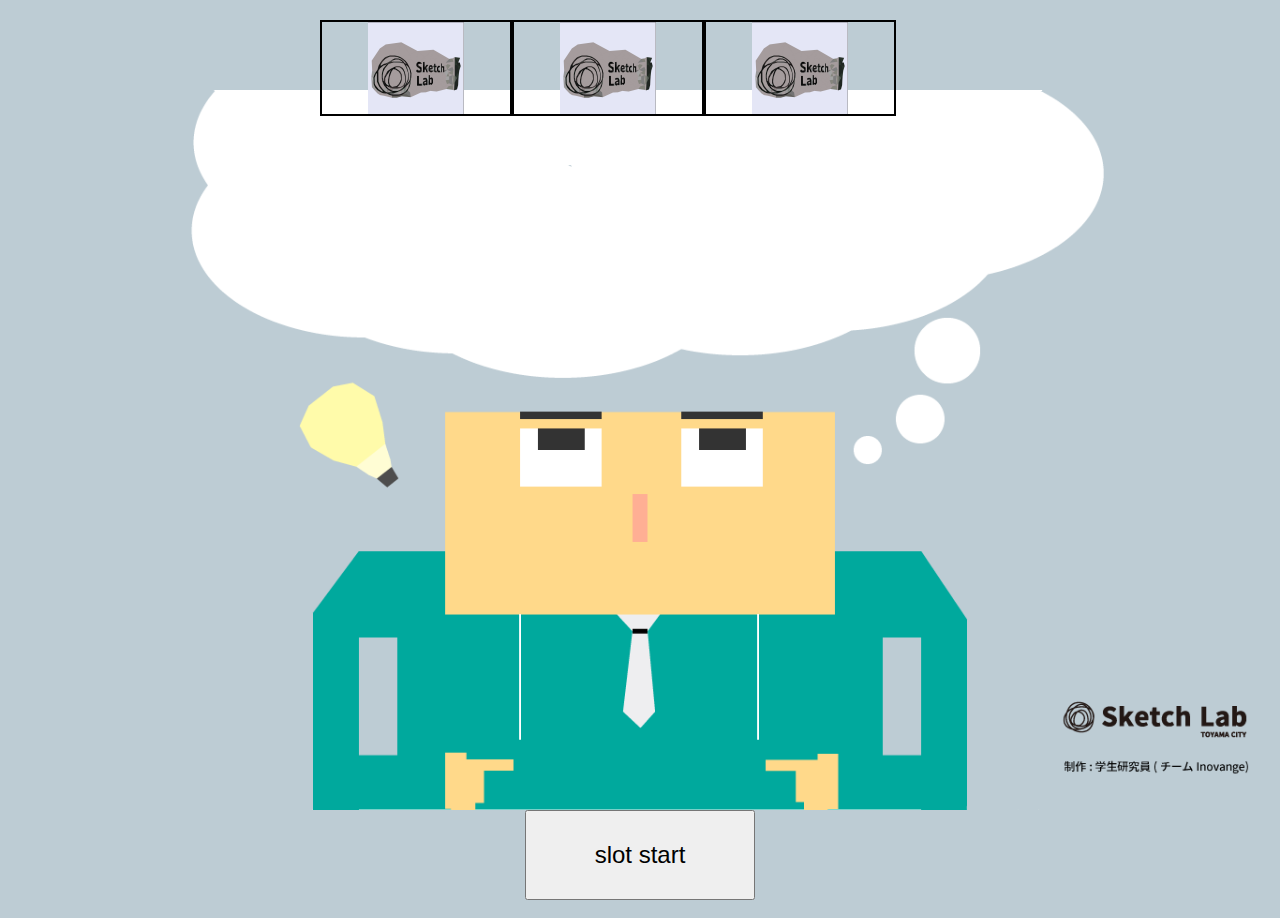
<file: index.html>
<!DOCTYPE html>
<html lang="ja">
<head>
    <meta charset="UTF-8">
    <title>Big-Pad</title>
    <link rel="stylesheet" href="./style.css">
</head>
<body class ="slot-page">
<script src="https://ajax.googleapis.com/ajax/libs/jquery/2.2.4/jquery.min.js"></script>
<script src="./jquery.easing.1.3.js"></script>
<script src="./script.js"></script>
<div class = "main-container">
<input type="button" class="start" value= "slot start" onclick="javascript:slotStart();"/>
<div class="slot-container">
    <div id="slots_a">
        <div class='wrapper'></div>
    </div>
    <div id="slots_b">
        <div class='wrapper'></div>
    </div>
    <div id="slots_c">
        <div class='wrapper'></div>
    </div>
</div>
</div>
<br style="clear: both"/>
<div id="easing">
</div>
</body>
</html>
</file>
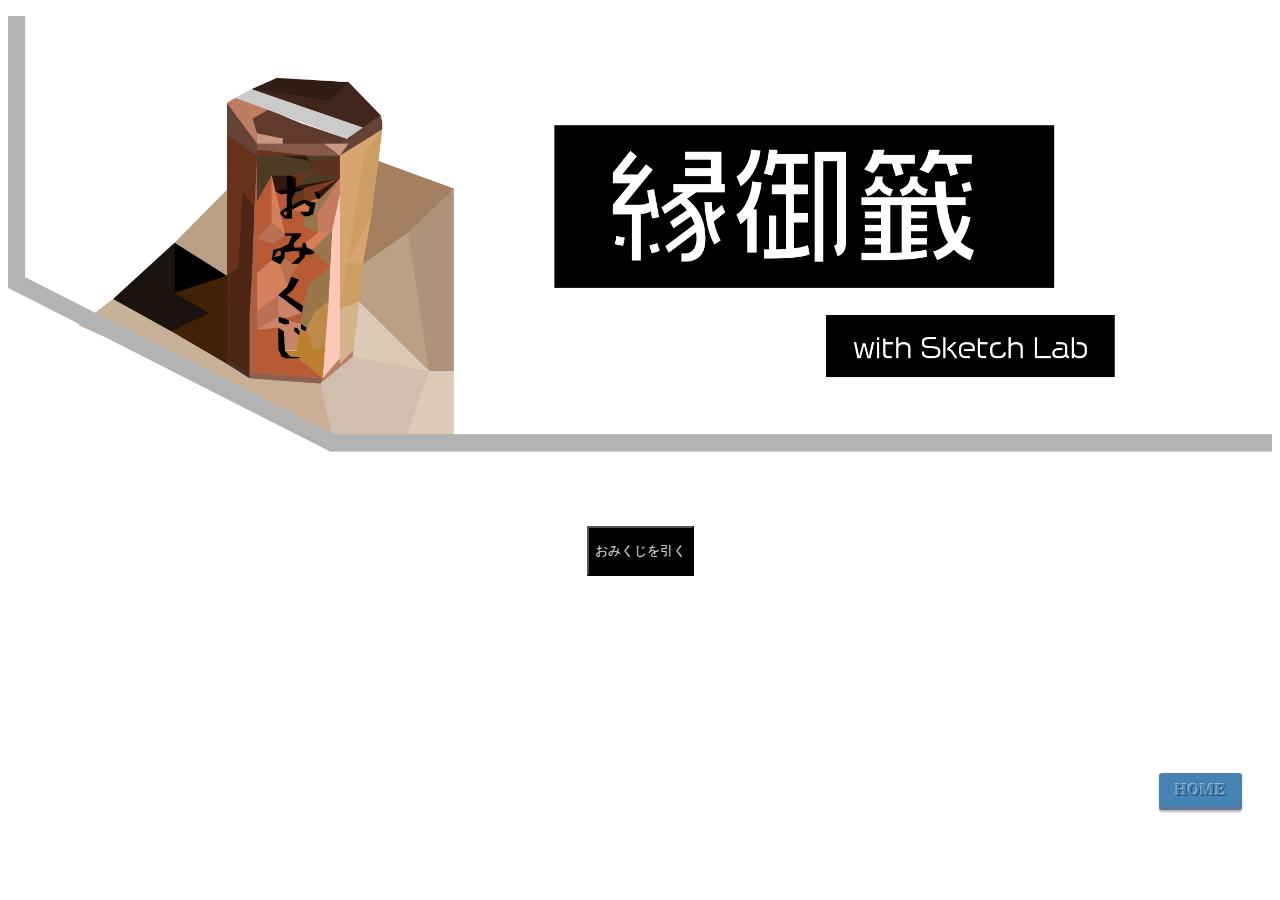
<file: omikuji.html>
<!DOCTYPE html>
<html lang="ja">
<head>
    <meta charset="UTF-8">
    <title>今日の運勢は</title>
    <link rel="stylesheet" href="./omikuji.css">
</head>
<body>
<p style="text-align: center;">
    <img id="omikuji" alt="おみくじ結果の画像" src="slot/images-omikuji/omikuji-top.jpg">
</p>
<div class="button">
    <input type="button" value="おみくじを引く" onclick="onClick()" id="item_2">
</div>
<a href="https://dazzling-varahamihira-f248c4.netlify.app/" class="fixed_btn_home">HOME</a>
<script type="text/javascript" src="kitikiti.js"></script>
</body>
</html>
</file>
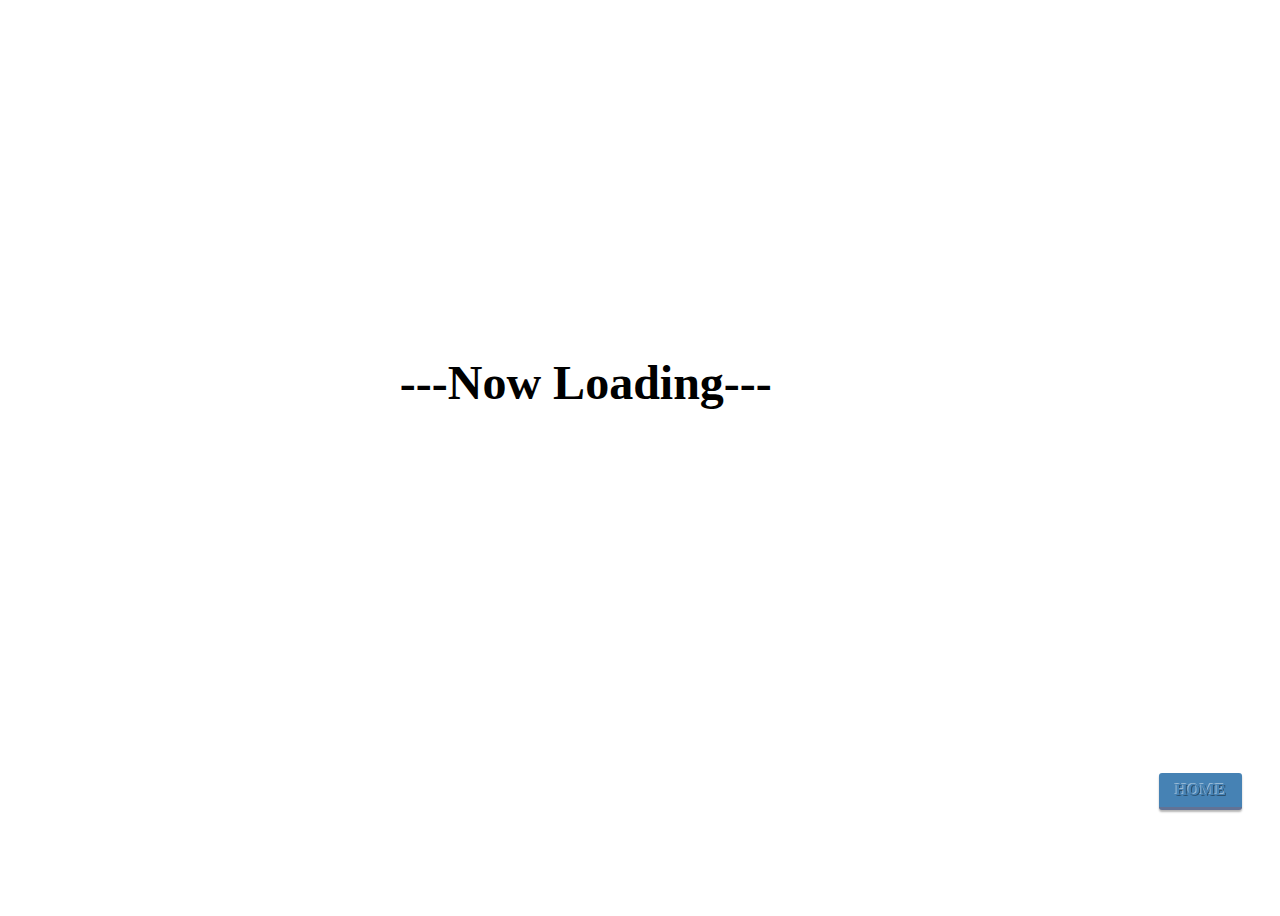
<file: slot-middle.html>
<!DOCTYPE html>
<html lang="ja">
<head>
    <meta charset="UTF-8">
    <title>slot-middle</title>
    <link rel="stylesheet" href="./slot-middle.css">
</head>
<body onload="loadFunc()">
<script>function loadFunc() {
    window.open("https://sketch.lab.city.toyama.toyama.jp/event")
}

setTimeout(function () {
    location.href = "https://dazzling-varahamihira-f248c4.netlify.app/"
}, 300000);
</script>
<div class="main-container">
    <div class="font">
        <h1>---Now Loading---</h1>
    </div>
</div>

<a href="https://dazzling-varahamihira-f248c4.netlify.app/" class="fixed_btn_home">HOME</a>

</body>
</html>
</file>
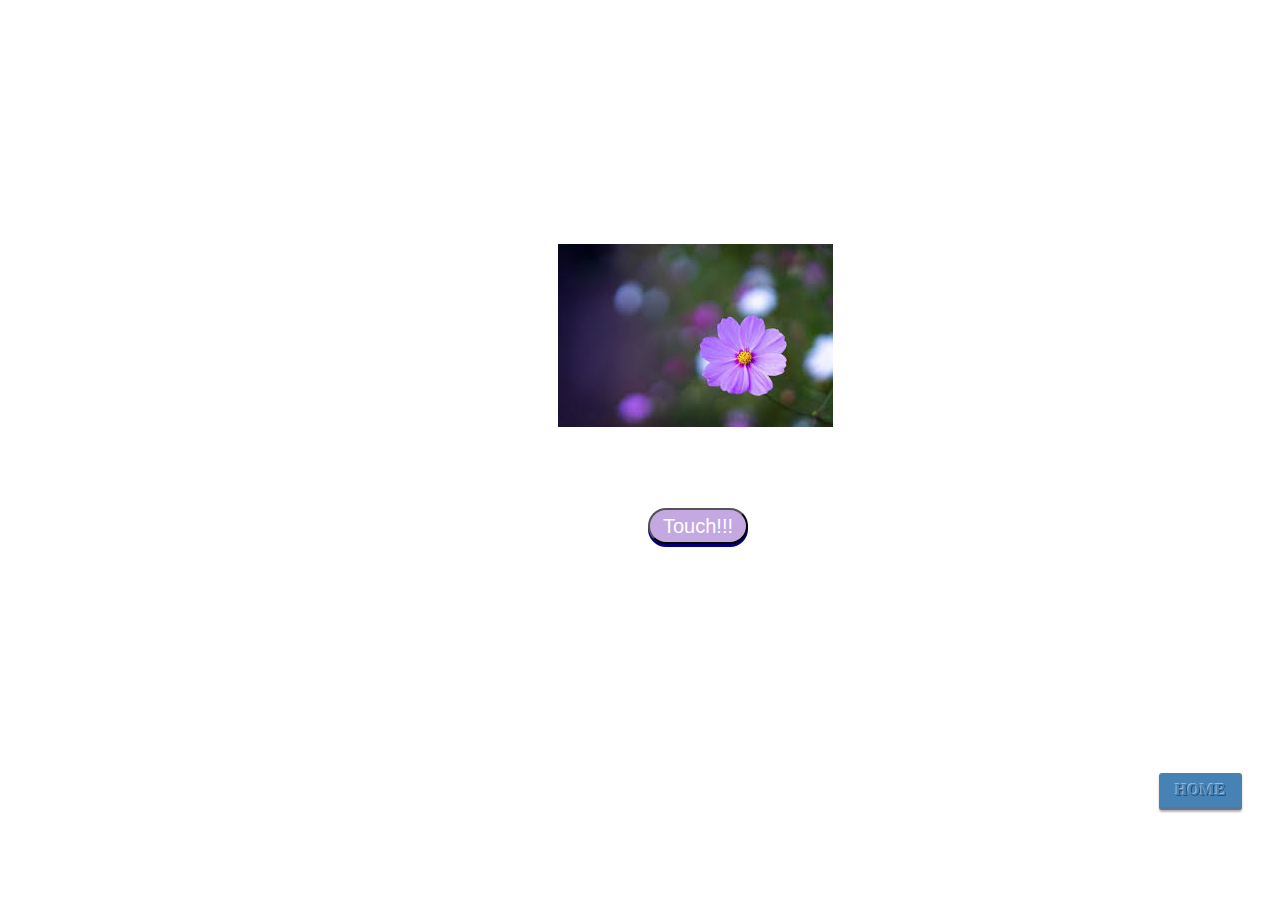
<file: hana/hana.html>
<!DOCTYPE html>
<html lang="ja">
<head>
    <meta charset="UTF-8">
    <title>Title</title>
</head>
<body>
<div class="katou" id="katou">
    <div class="nisizawa" id="nisizawa">
        <input type="button" value="Touch!!!" onclick="onClick()" id='item_1'>
    </div>
    <div class="toyonaga" >
        <img id="hanahana" alt="" src="./hana-origin.jpg"></p>
    </div>
</div>
<a href="https://dazzling-varahamihira-f248c4.netlify.app/" class="fixed_btn_home">HOME</a>
<script type="text/javascript" src="ohana.js"></script>
<link rel="stylesheet" href="hanatyan.css">
</body>
</html>
</file>
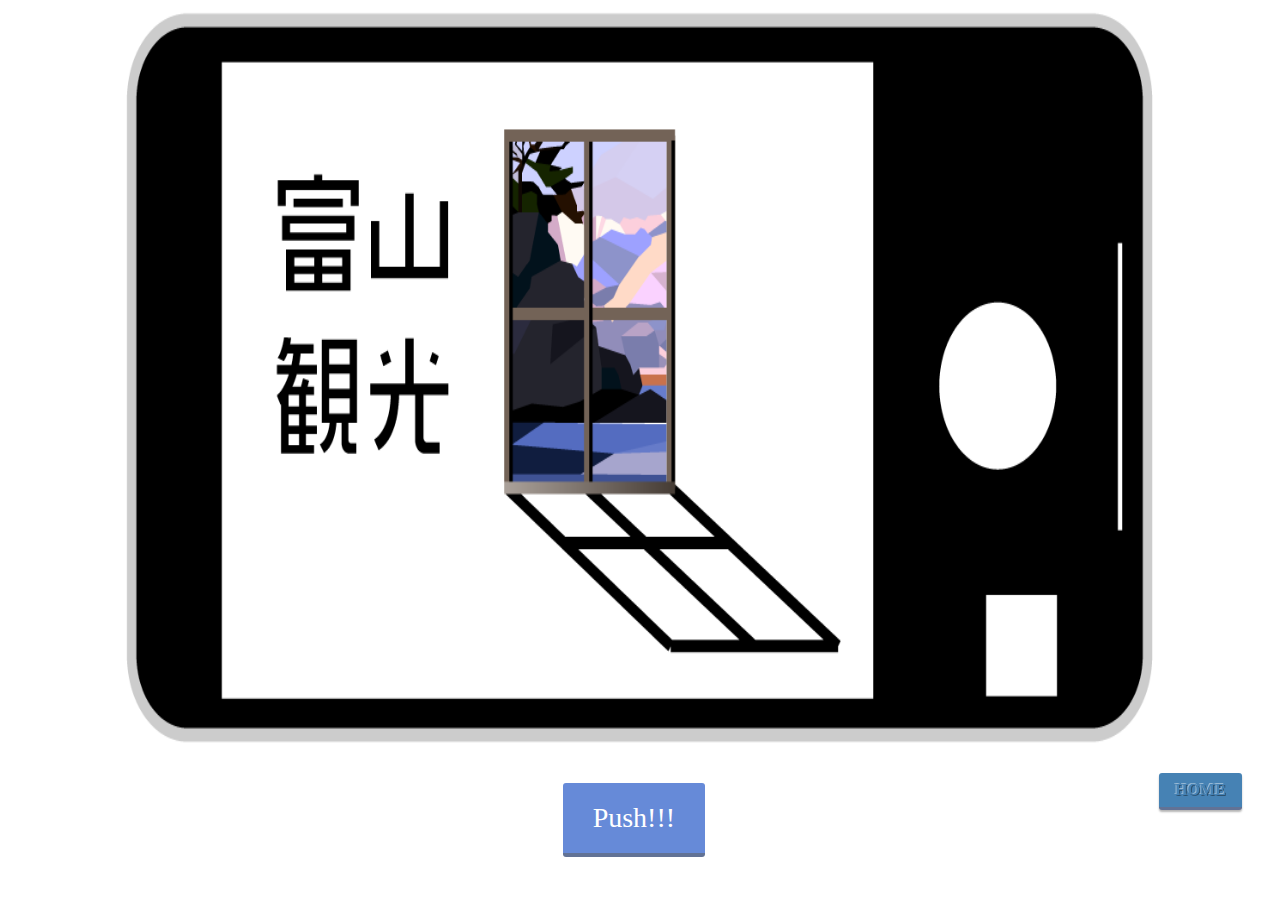
<file: kankou/kankou---.html>
<!DOCTYPE html>
<html lang="ja">
<head>
    <meta charset="UTF-8">
    <title>Title</title>
</head>
<body>
    <div class="yabai">
        <img src="./Big-Pad-観光ページ.png" class="nameko">
        <div class="btn-square-shadow" onClick="myRndLink()" id="botan">
            Push!!!
        </div>
    </div>
    <a href="https://dazzling-varahamihira-f248c4.netlify.app/" class="fixed_btn_home">HOME</a>

    <script type="text/javascript" src="kankou--.js"></script>
    <link rel="stylesheet" href="umiyama.css">
</body>
</html>
</file>
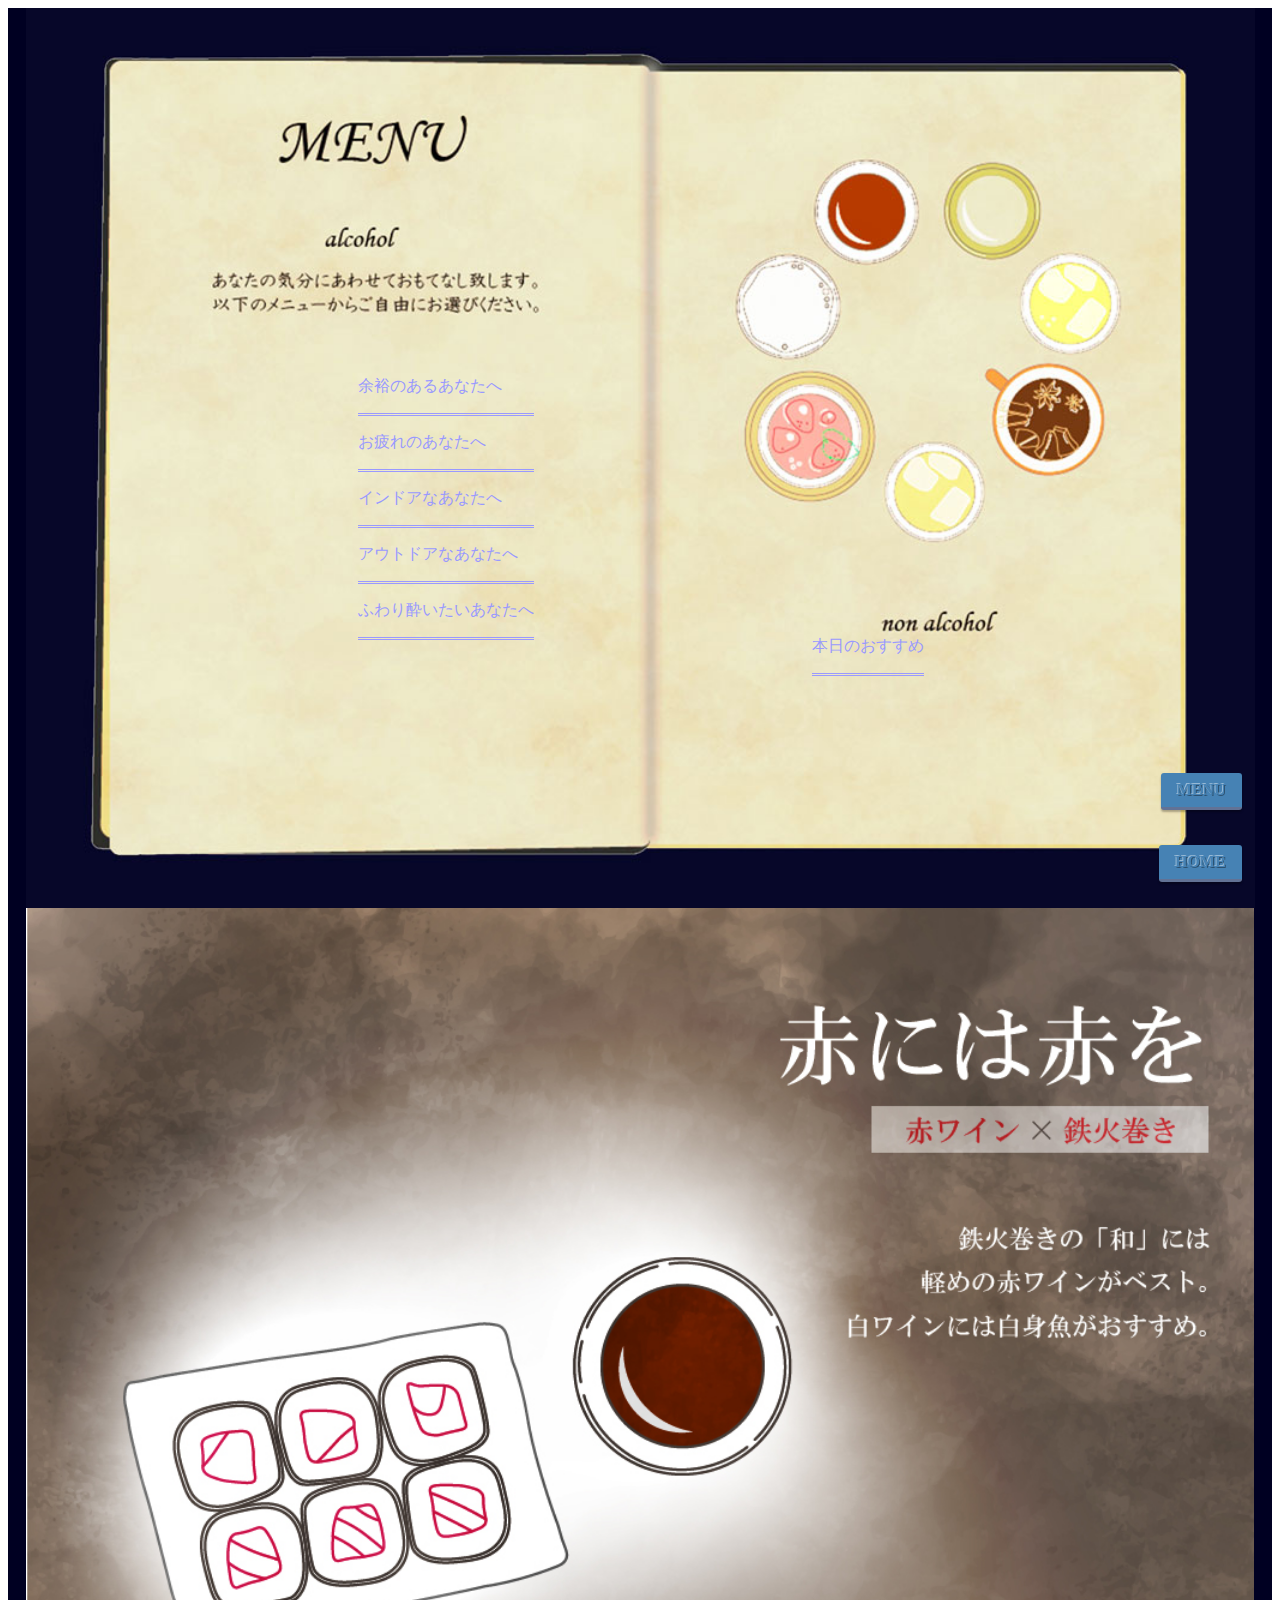
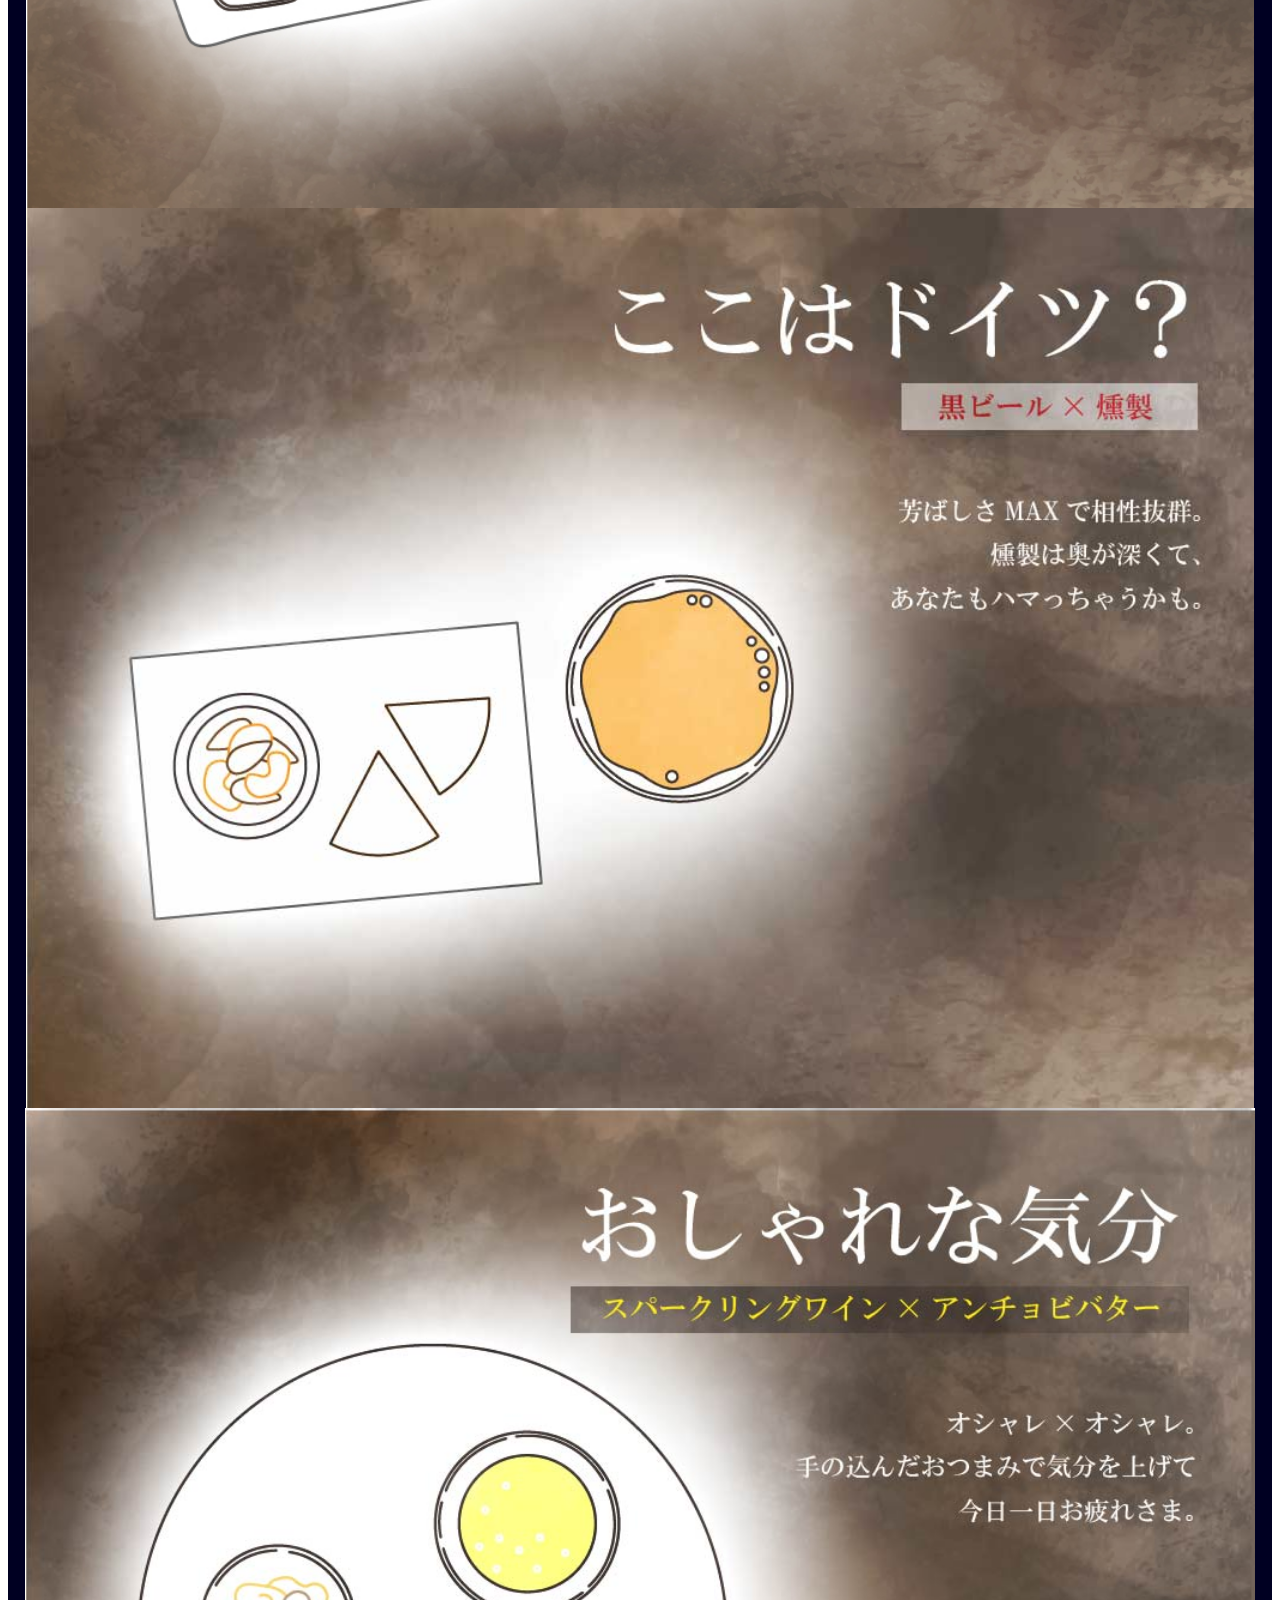
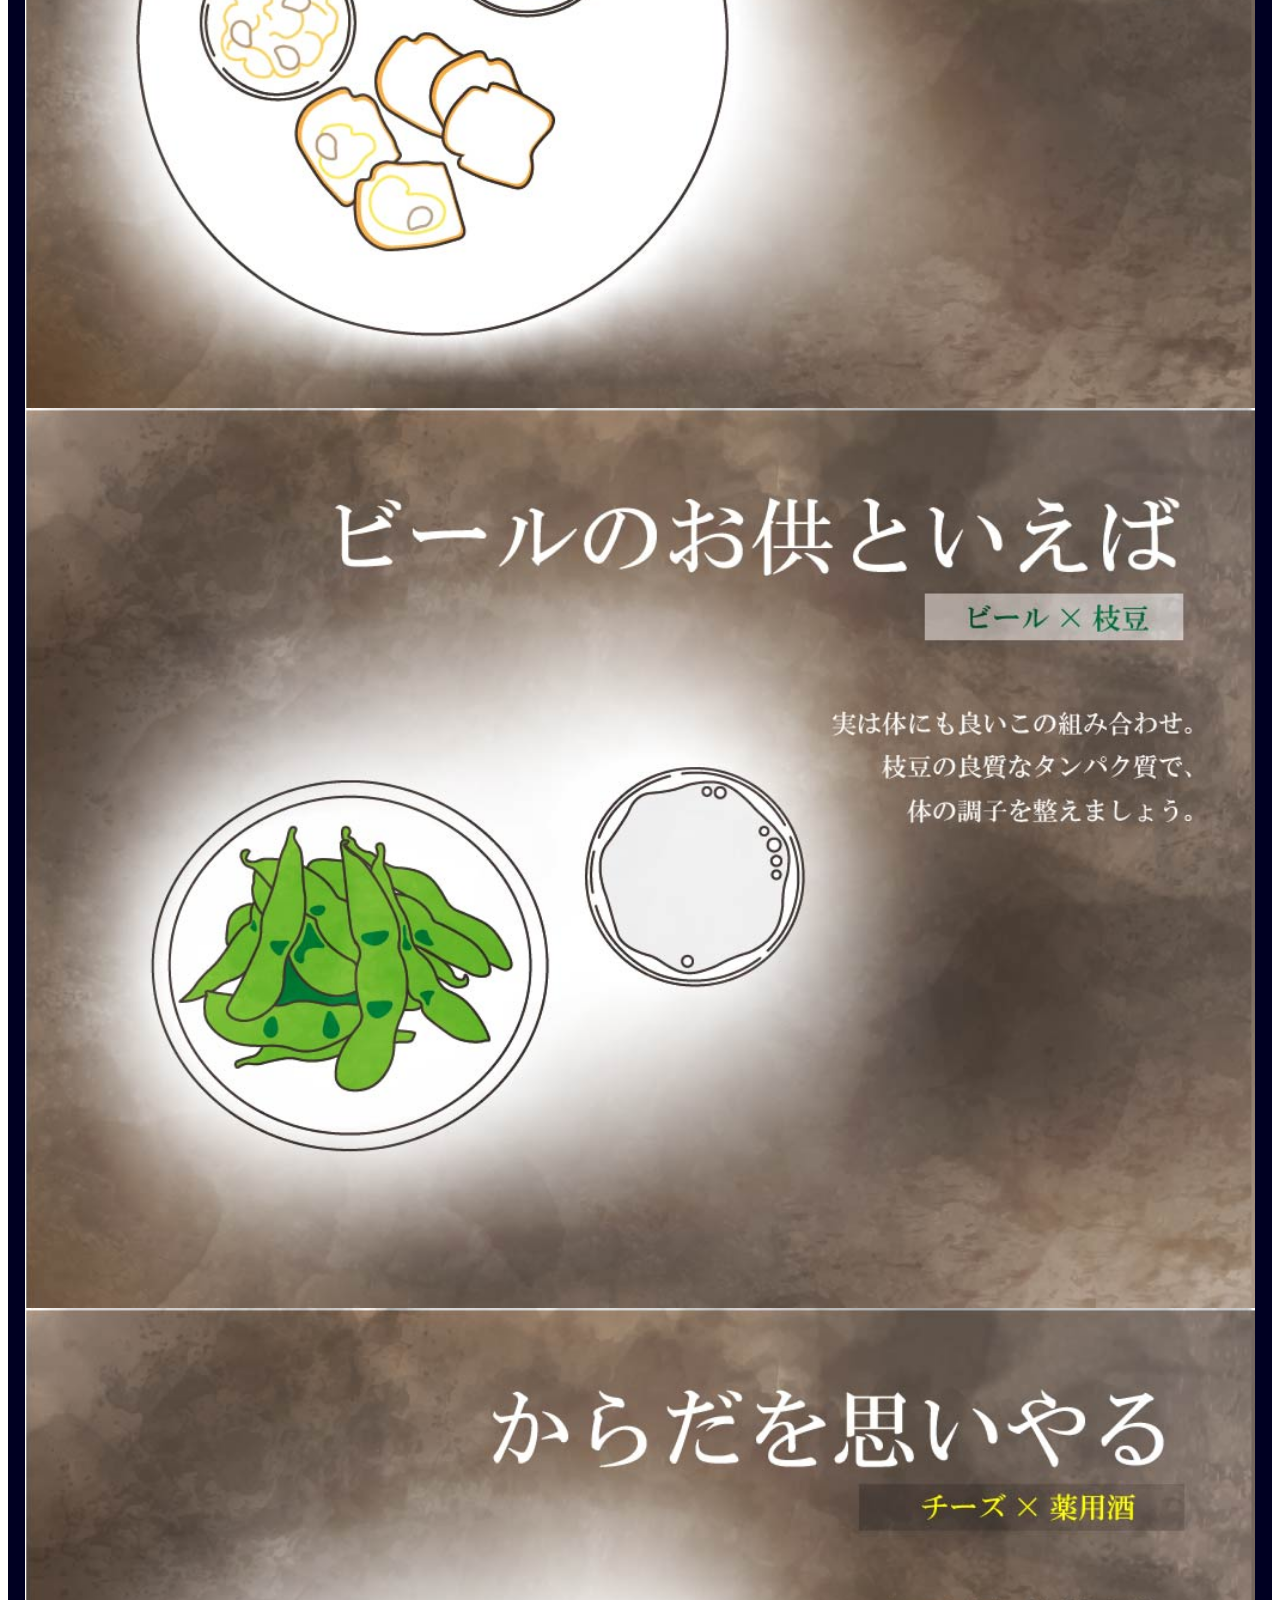
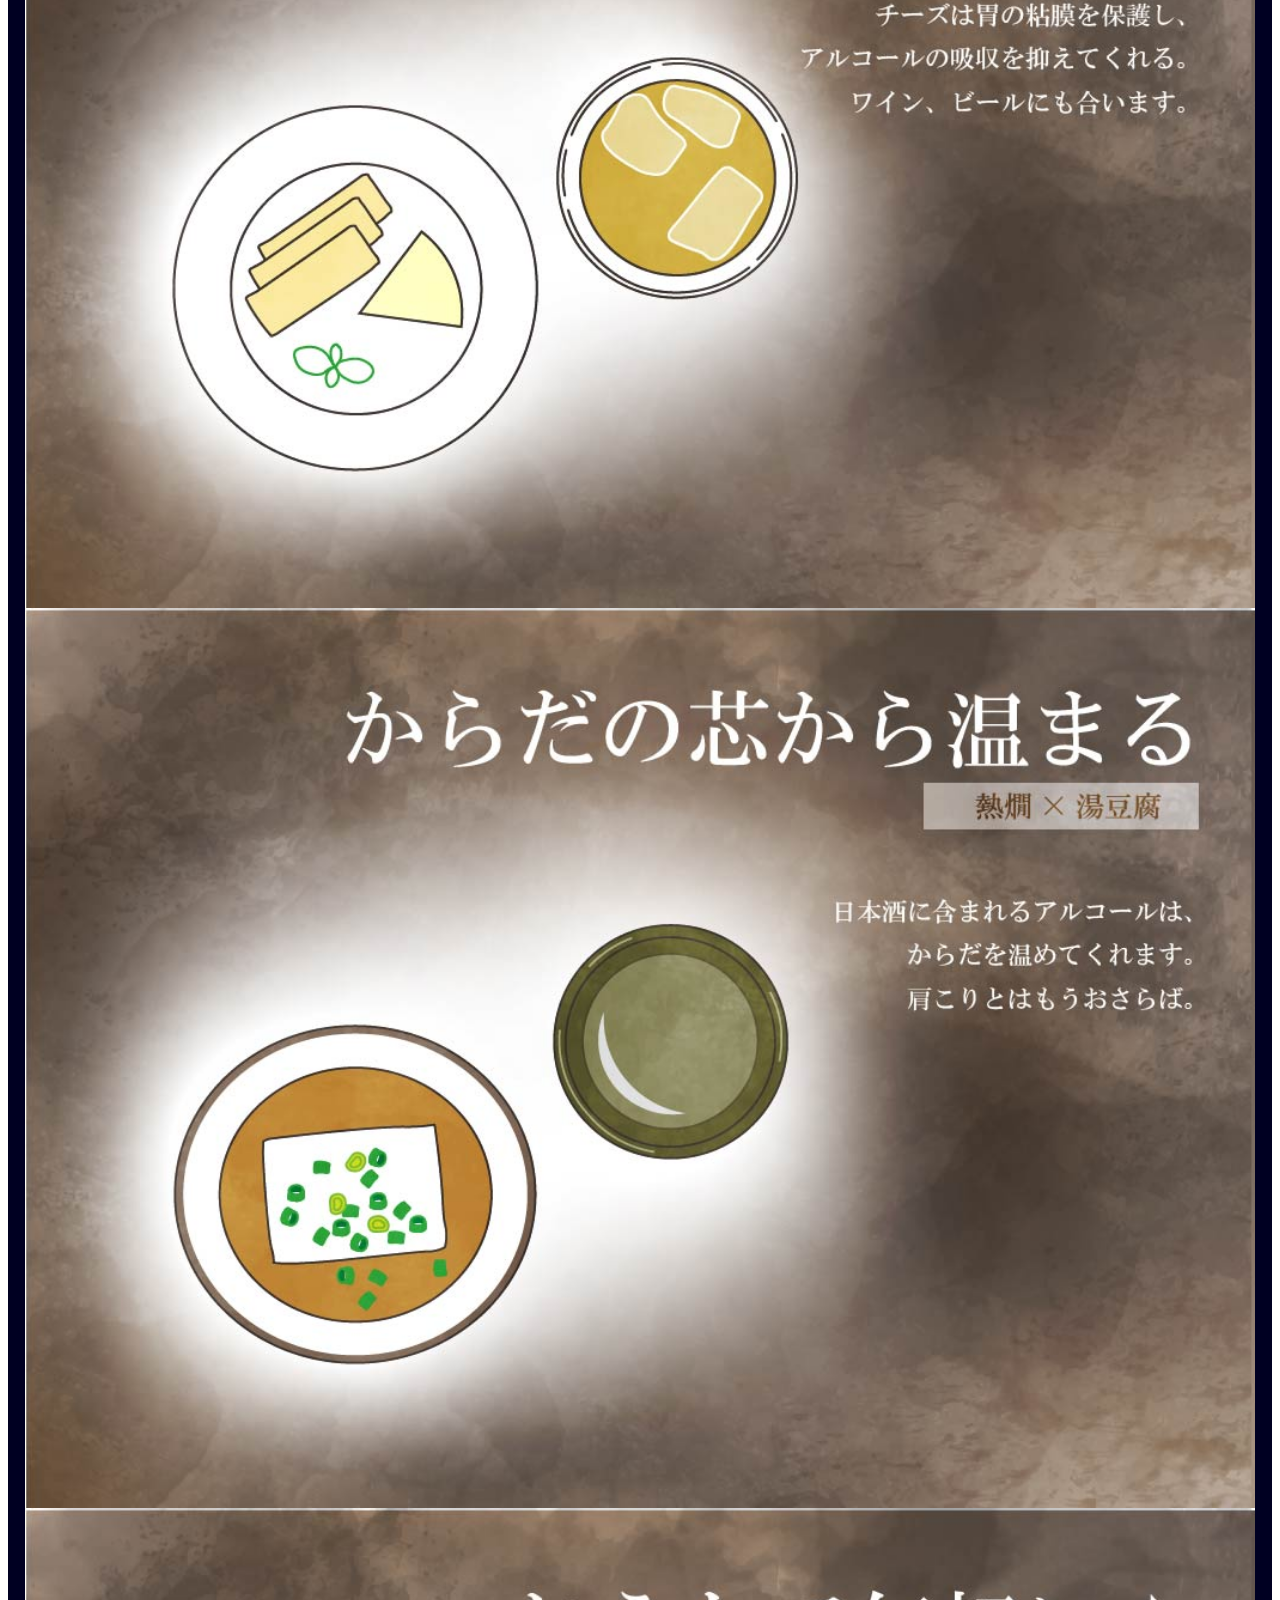
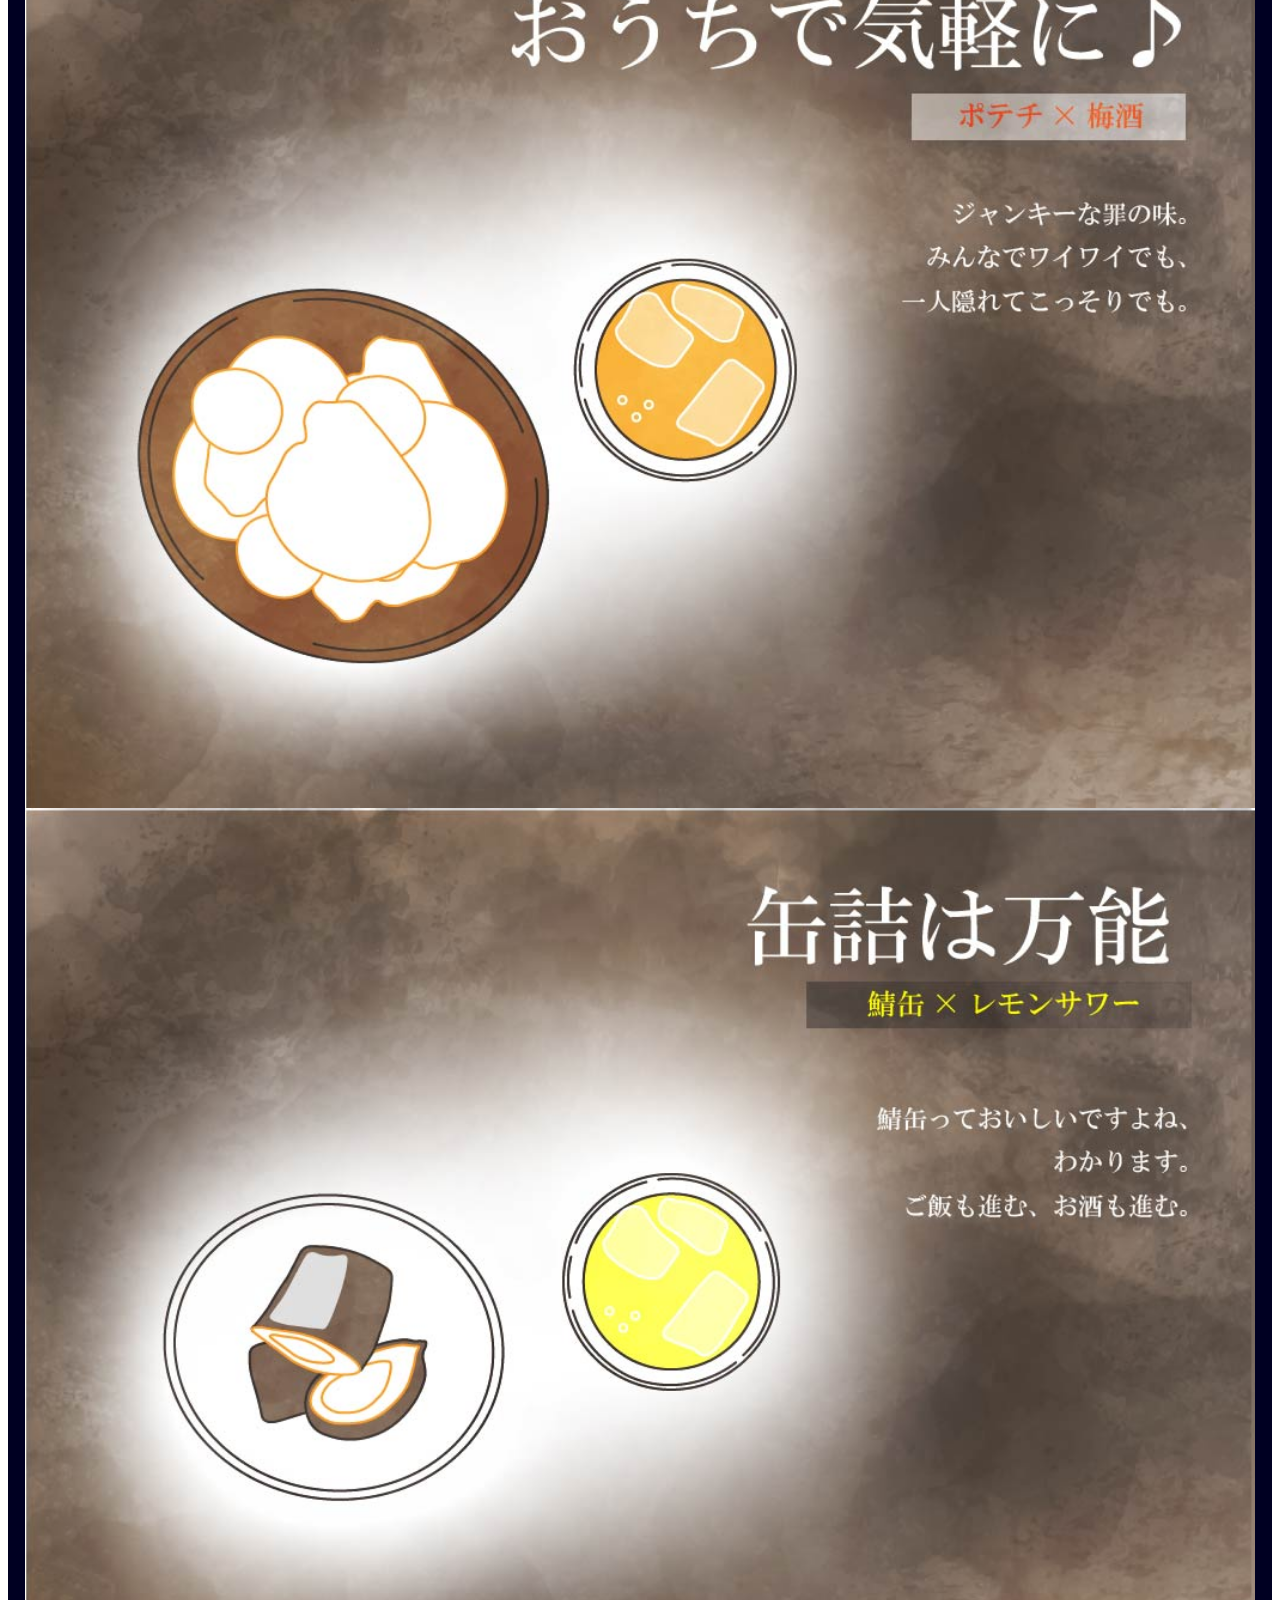
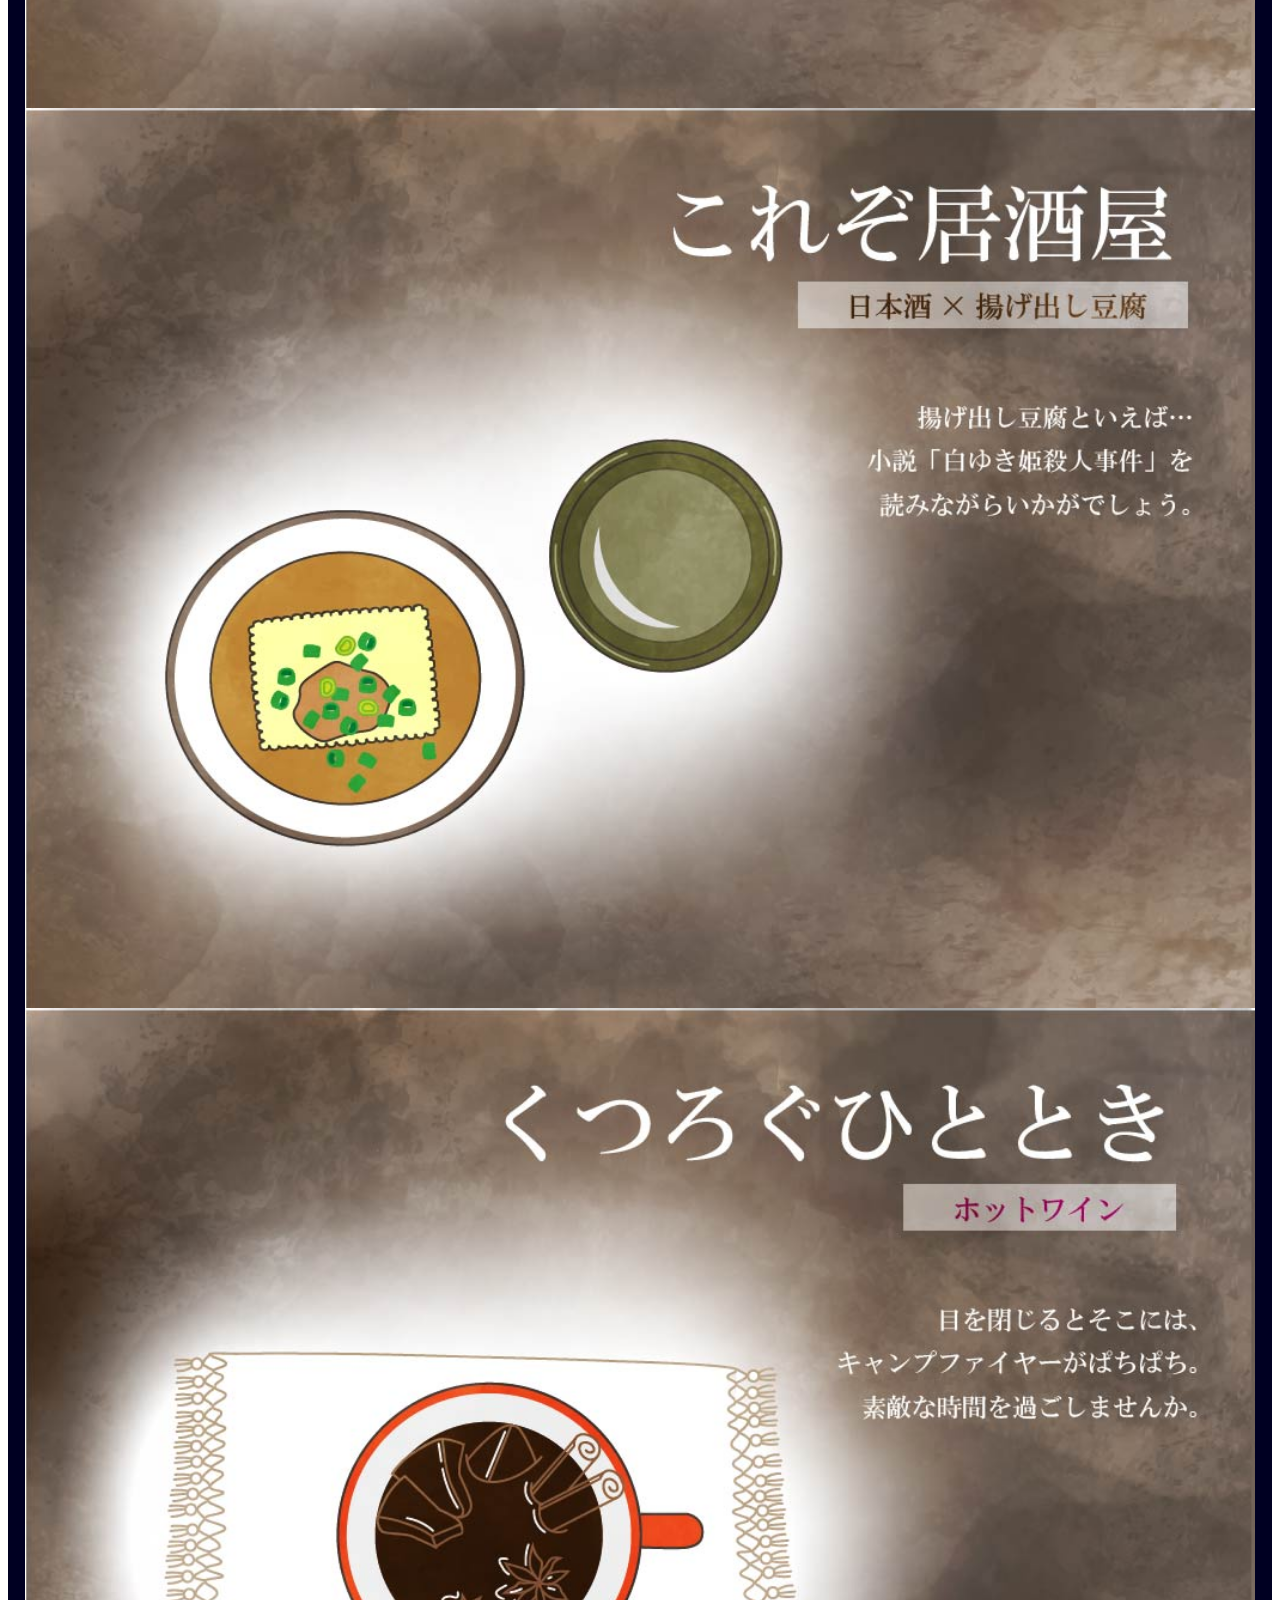
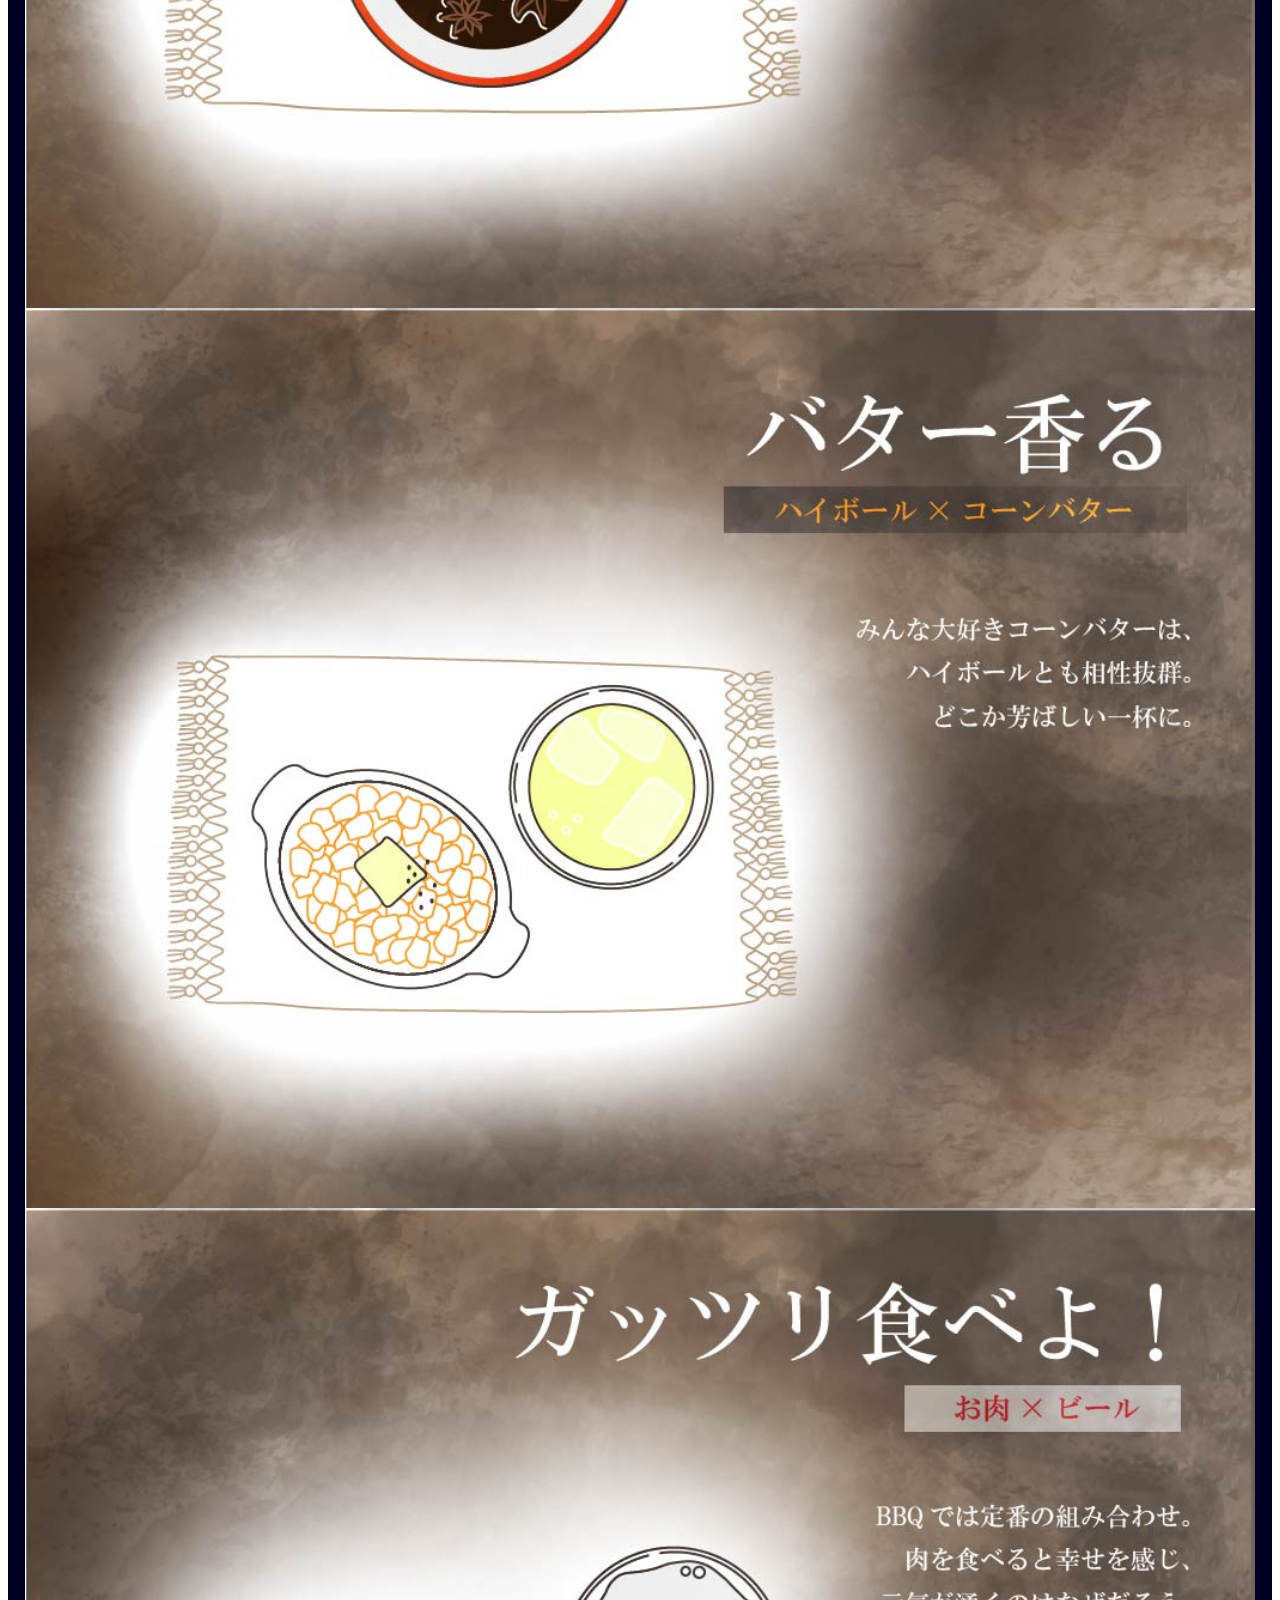
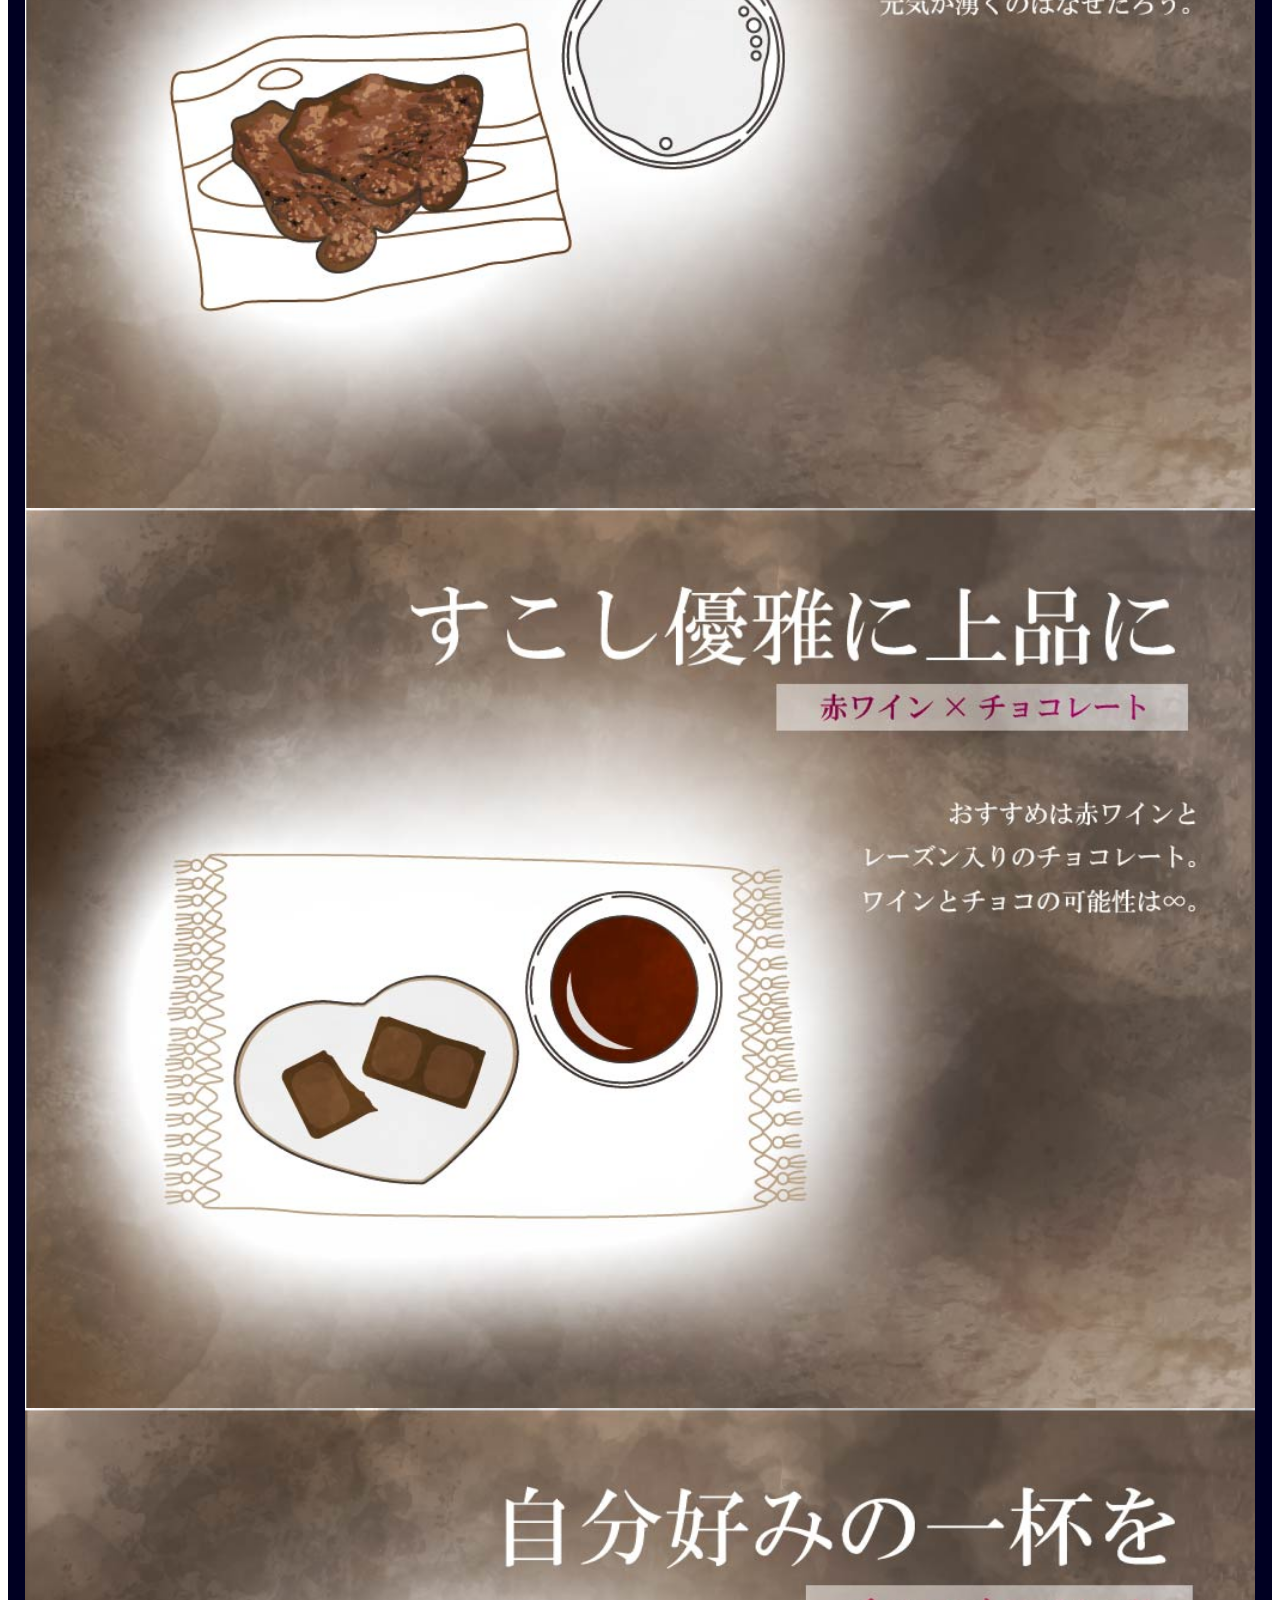
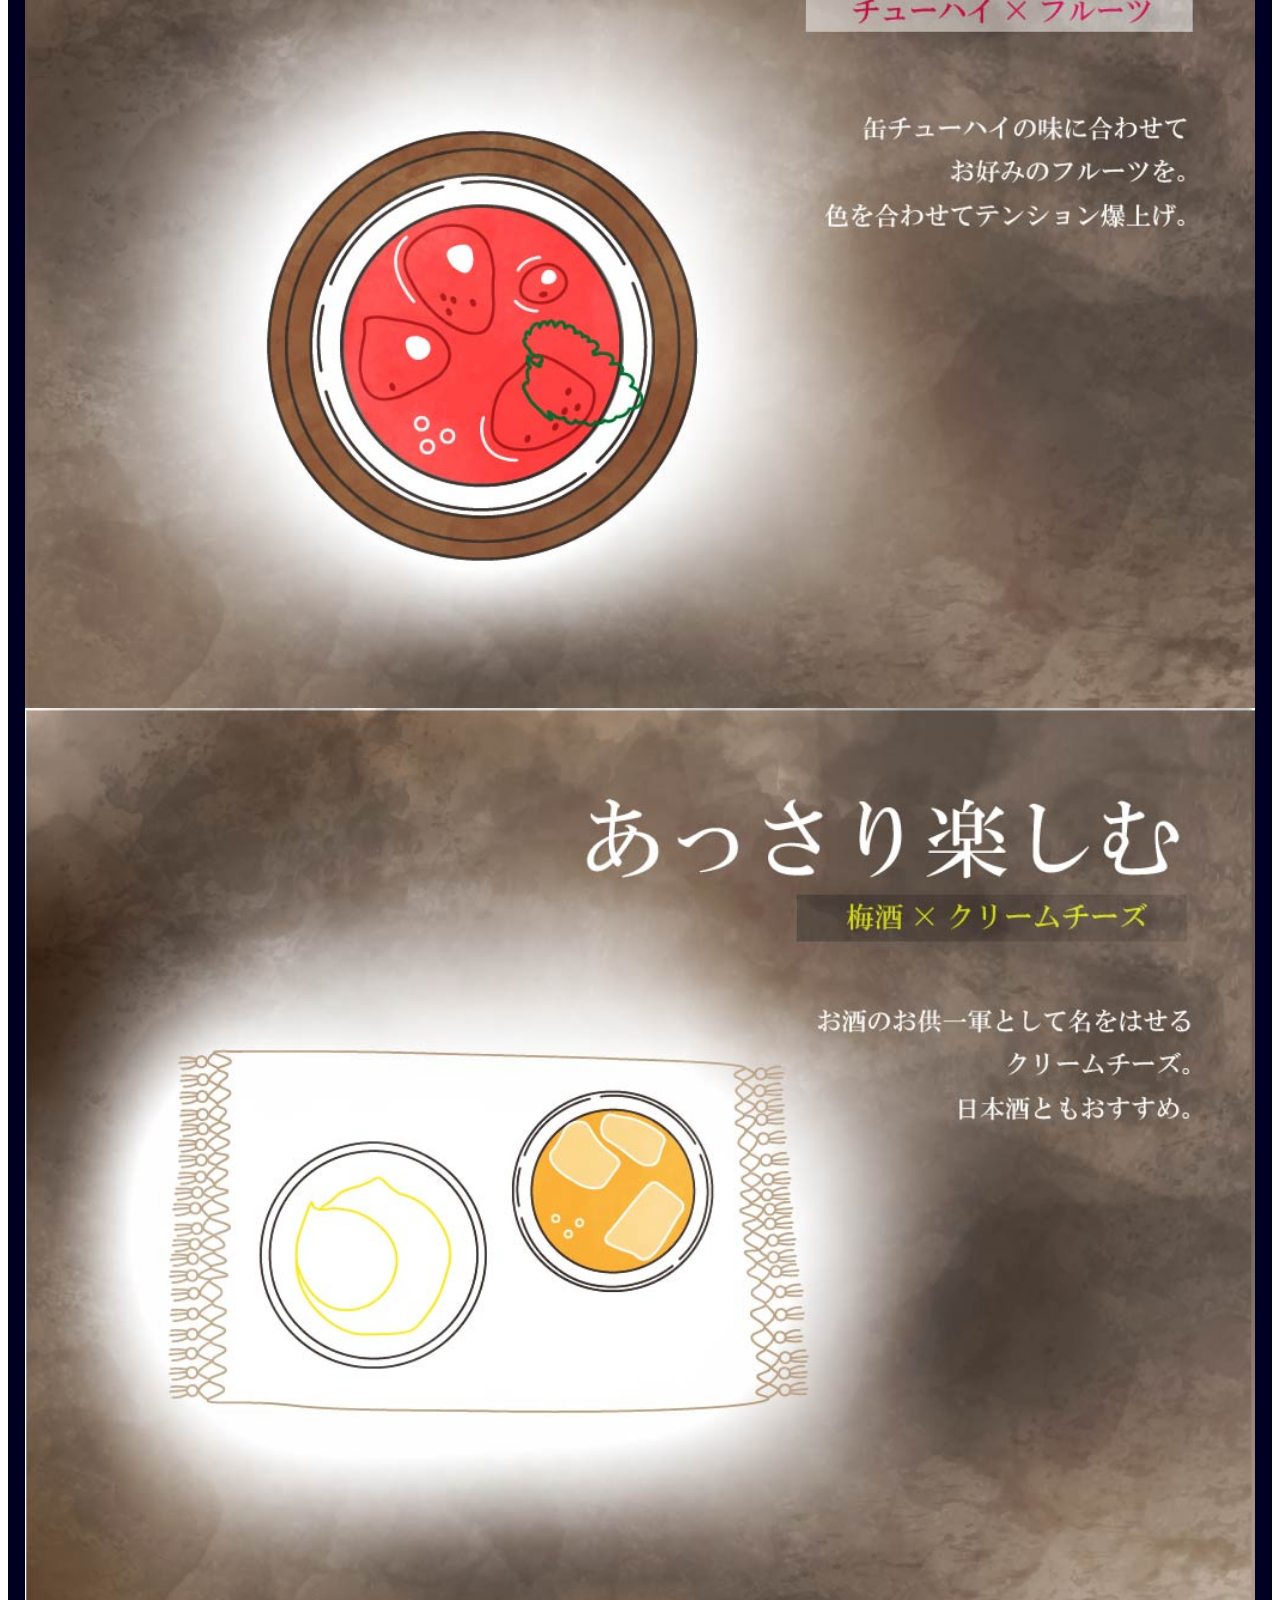
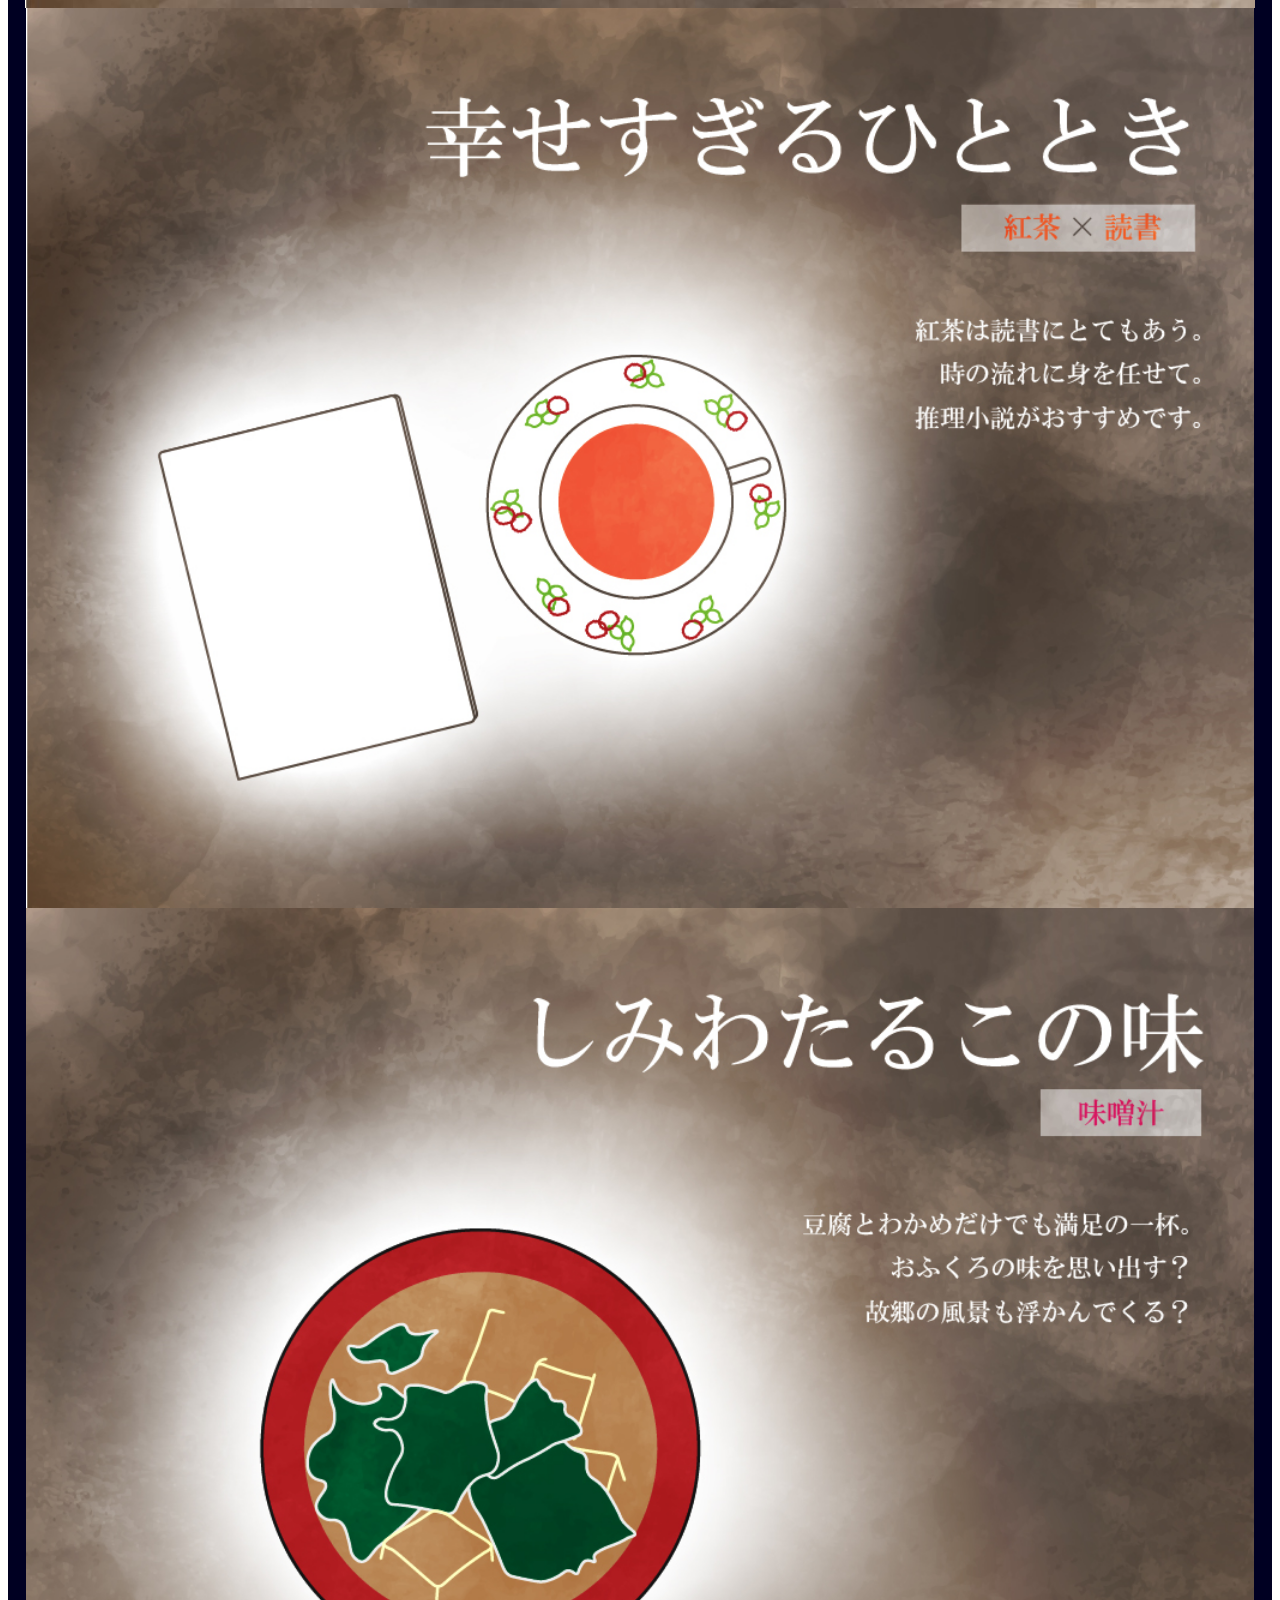
<file: osake/yopparai.html>
<!DOCTYPE html>
<html lang="ja">
<head>
    <meta charset="UTF-8">
    <title>今日のお酒</title>
    <link rel="stylesheet" href="wine.css">
</head>

<body>
<a name="pagetop"></a>

<div class="container">
    <div class="firstpageR">
        <div class="firstpage_1">
            <div class="firstpage_1_1">
            <div class="text-button1" id="text-button1"><p id="text1">余裕のあるあなたへ</p></div>
            <div class="text-button2" id="text-button2"><p id="text2">お疲れのあなたへ</p></div>
            <div class="text-button3" id="text-button3"><p id="text3">インドアなあなたへ</p></div>
            <div class="text-button4" id="text-button4"><p id="text4">アウトドアなあなたへ</p></div>
            <div class="text-button5" id="text-button5"><p id="text5">ふわり酔いたいあなたへ</p></div>
        </div>
        </div>
        <div class="firstpage_2">
            <div class="text-button6" id="text-button6"><p id="text6">本日のおすすめ</p></div>
        </div>
    </div>
</div>
<div class="contents">
    <a name="link1">
        <img src="./sake-sozai/osake1.jpeg"
             class="link1"
             style="height: 100vh"
             >
    </a>

    <a name="link2">
        <img src="./sake-sozai/osake2.jpeg"
             class="link2"
             style="height: 100vh"
             >
    </a>

    <a name="link3">
        <img src="./sake-sozai/osake3.jpeg"
             style="height: 100vh"
             class="link3"
             >
    </a>

    <a name="link4">
        <img src="sake-sozai/osake4.jpeg"
             style="height: 100vh"
             class="link4"
             >
    </a>

    <a name="link5">
        <img src="sake-sozai/osake5.jpeg"
             style="height: 100vh"
             class="link5"
             >
    </a>

    <a name="link6">
        <img src="sake-sozai/osake6.jpeg"
             style="height: 100vh"
             class="link6"
             >
    </a>

    <a name="link7">
        <img src="sake-sozai/osake7.jpeg"
             style="height: 100vh"
             class="link7"
             >
    </a>

    <a name="link8">
        <img src="sake-sozai/osake8.jpeg"
             style="height: 100vh"
             class="link8"
             >
    </a>


    <a name="link9">
        <img src="sake-sozai/osake9.jpeg"
             style="height: 100vh"
             class="link9"
             >
    </a>

    <a name="link10">
        <img src="sake-sozai/osake10.jpeg"
             style="height: 100vh"
             class="link10"
             >
    </a>

    <a name="link11">
        <img src="sake-sozai/osake11.jpeg"
             style="height: 100vh"
             class="link11"
             >
    </a>

    <a name="link12">
        <img src="sake-sozai/osake12.jpeg"
             style="height: 100vh"
             class="link12"
             >
    </a>

    <a name="link13">
        <img src="sake-sozai/osake13.jpeg"
             style="height: 100vh"
             class="link13"
             >
    </a>

    <a name="link14">
        <img src="sake-sozai/osake14.jpeg"
             style="height: 100vh"
             class="link14"
             >
    </a>

    <a name="link15">
        <img src="sake-sozai/osake15.jpeg"
             style="height: 100vh"
             class="link15"
             >
    </a>

    <a name="link16">
        <img src="sake-sozai/osake16.jpeg"
             style="height: 100vh"
             class="link16"
             >
    </a>

    <a name="link17">
        <img src="sake-sozai/osake17.jpeg"
             style="height: 100vh"
             class="link17"
             >
    </a>

    <a name="link18">
        <img src="sake-sozai/osake18.jpeg"
             style="height: 100vh"
             class="link18"
             >
    </a>

</div>

<a href="#pagetop" class="fixed_btn_first">MENU</a>
<a href="https://dazzling-varahamihira-f248c4.netlify.app/" class="fixed_btn_home">HOME</a>

<script type="text/javascript" src="beer.js"></script>
</body>
</html>
</file>
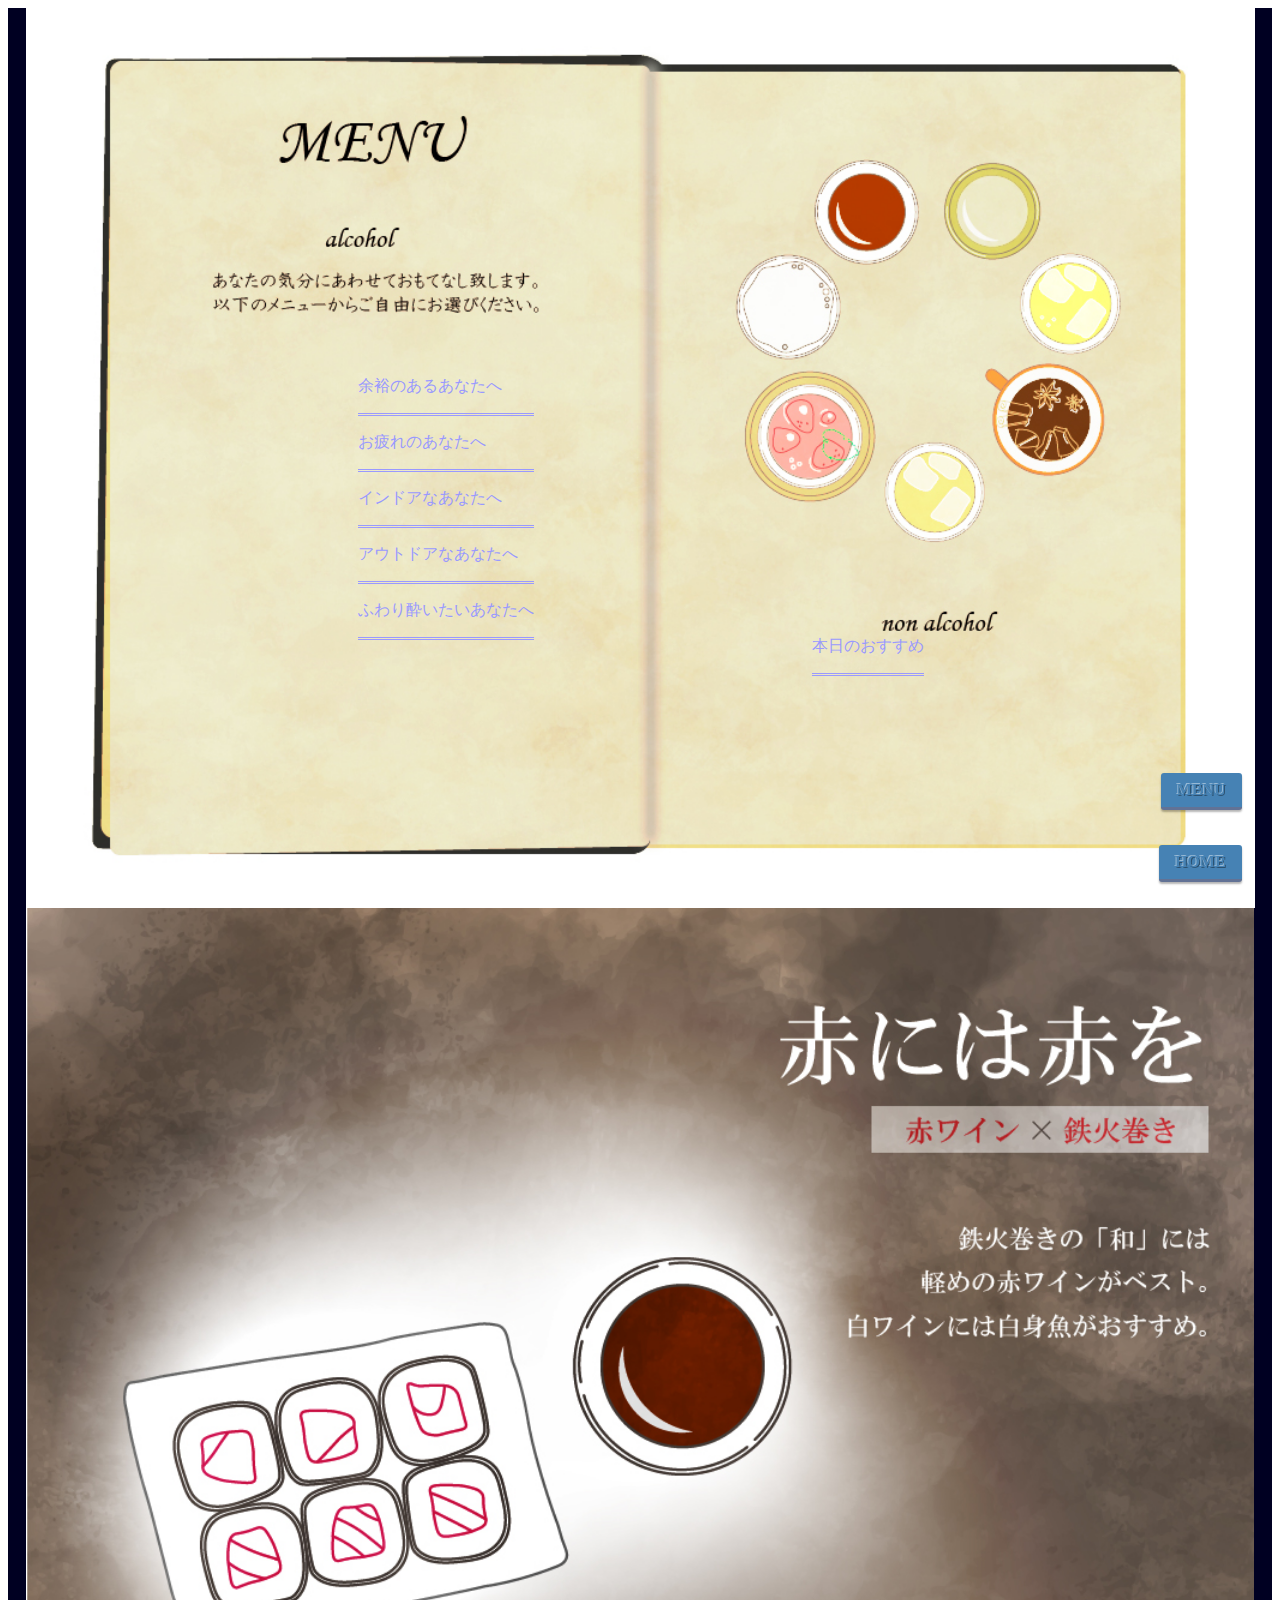
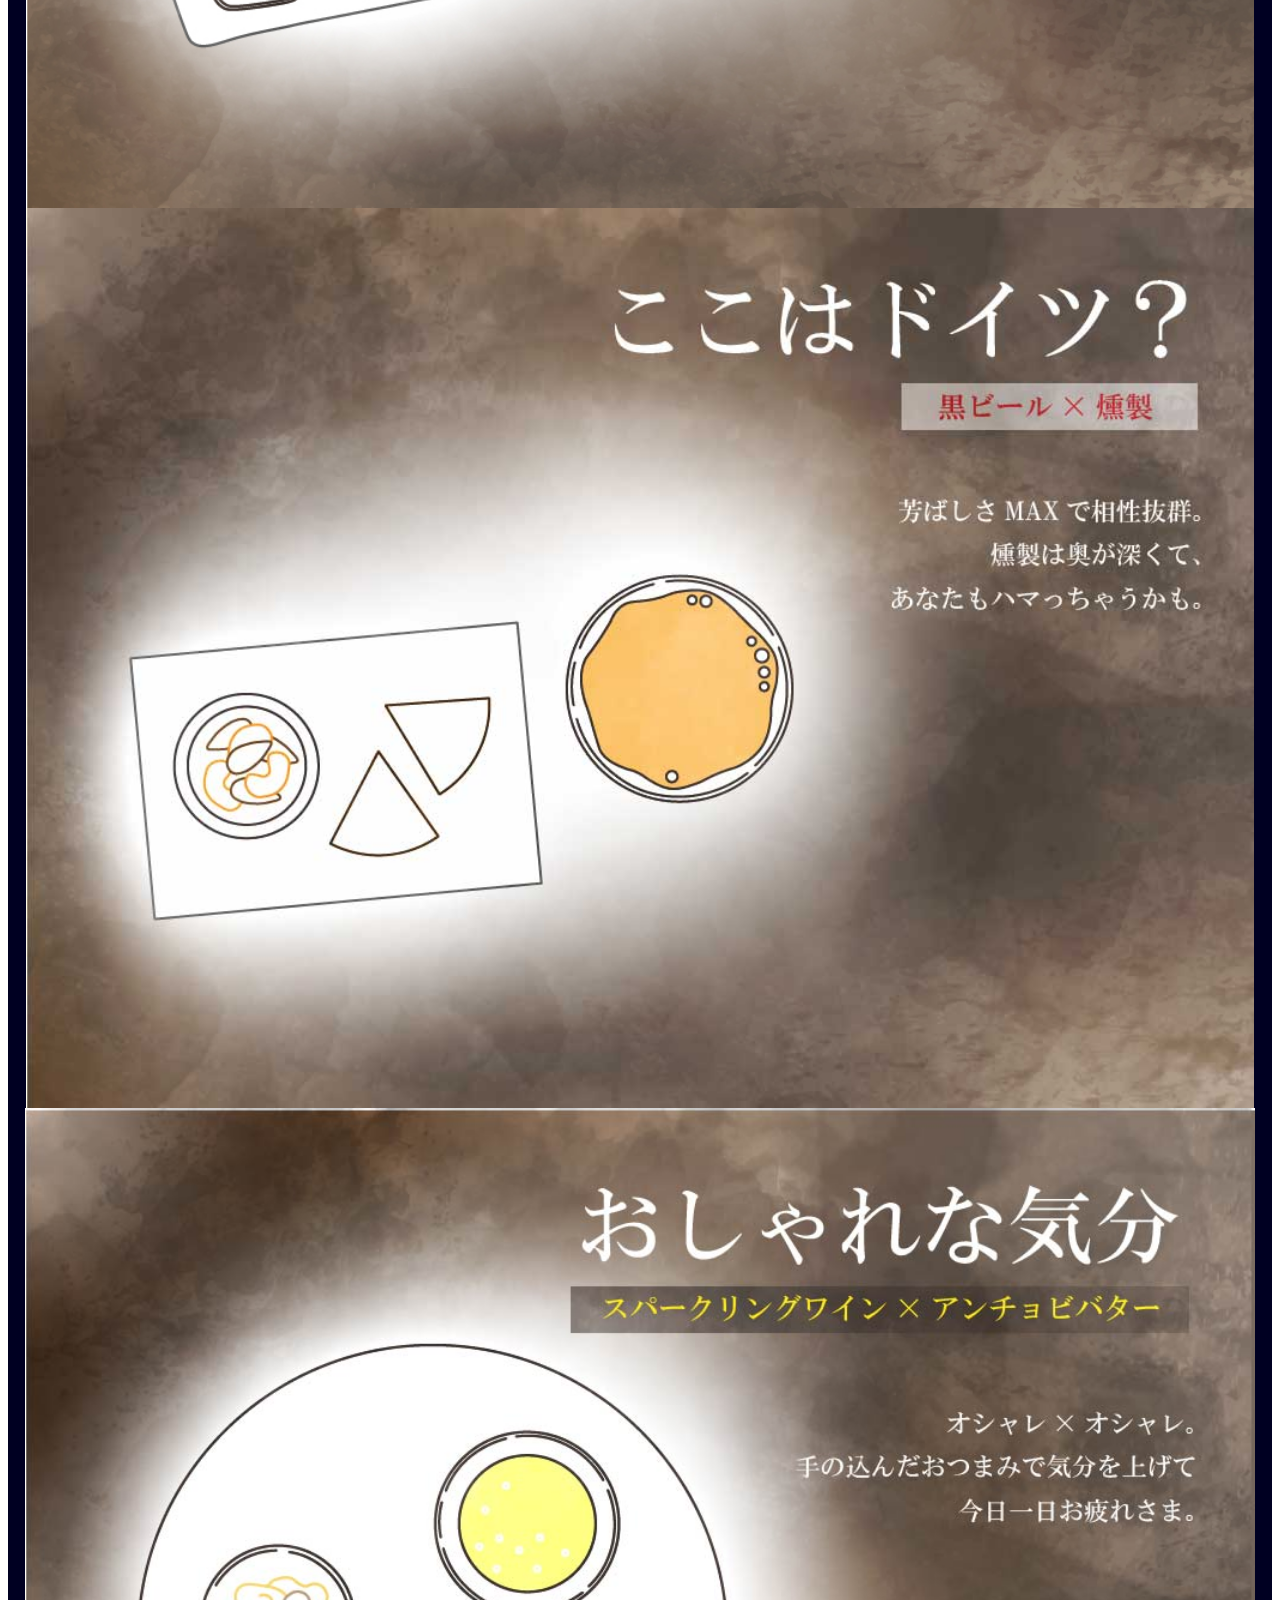
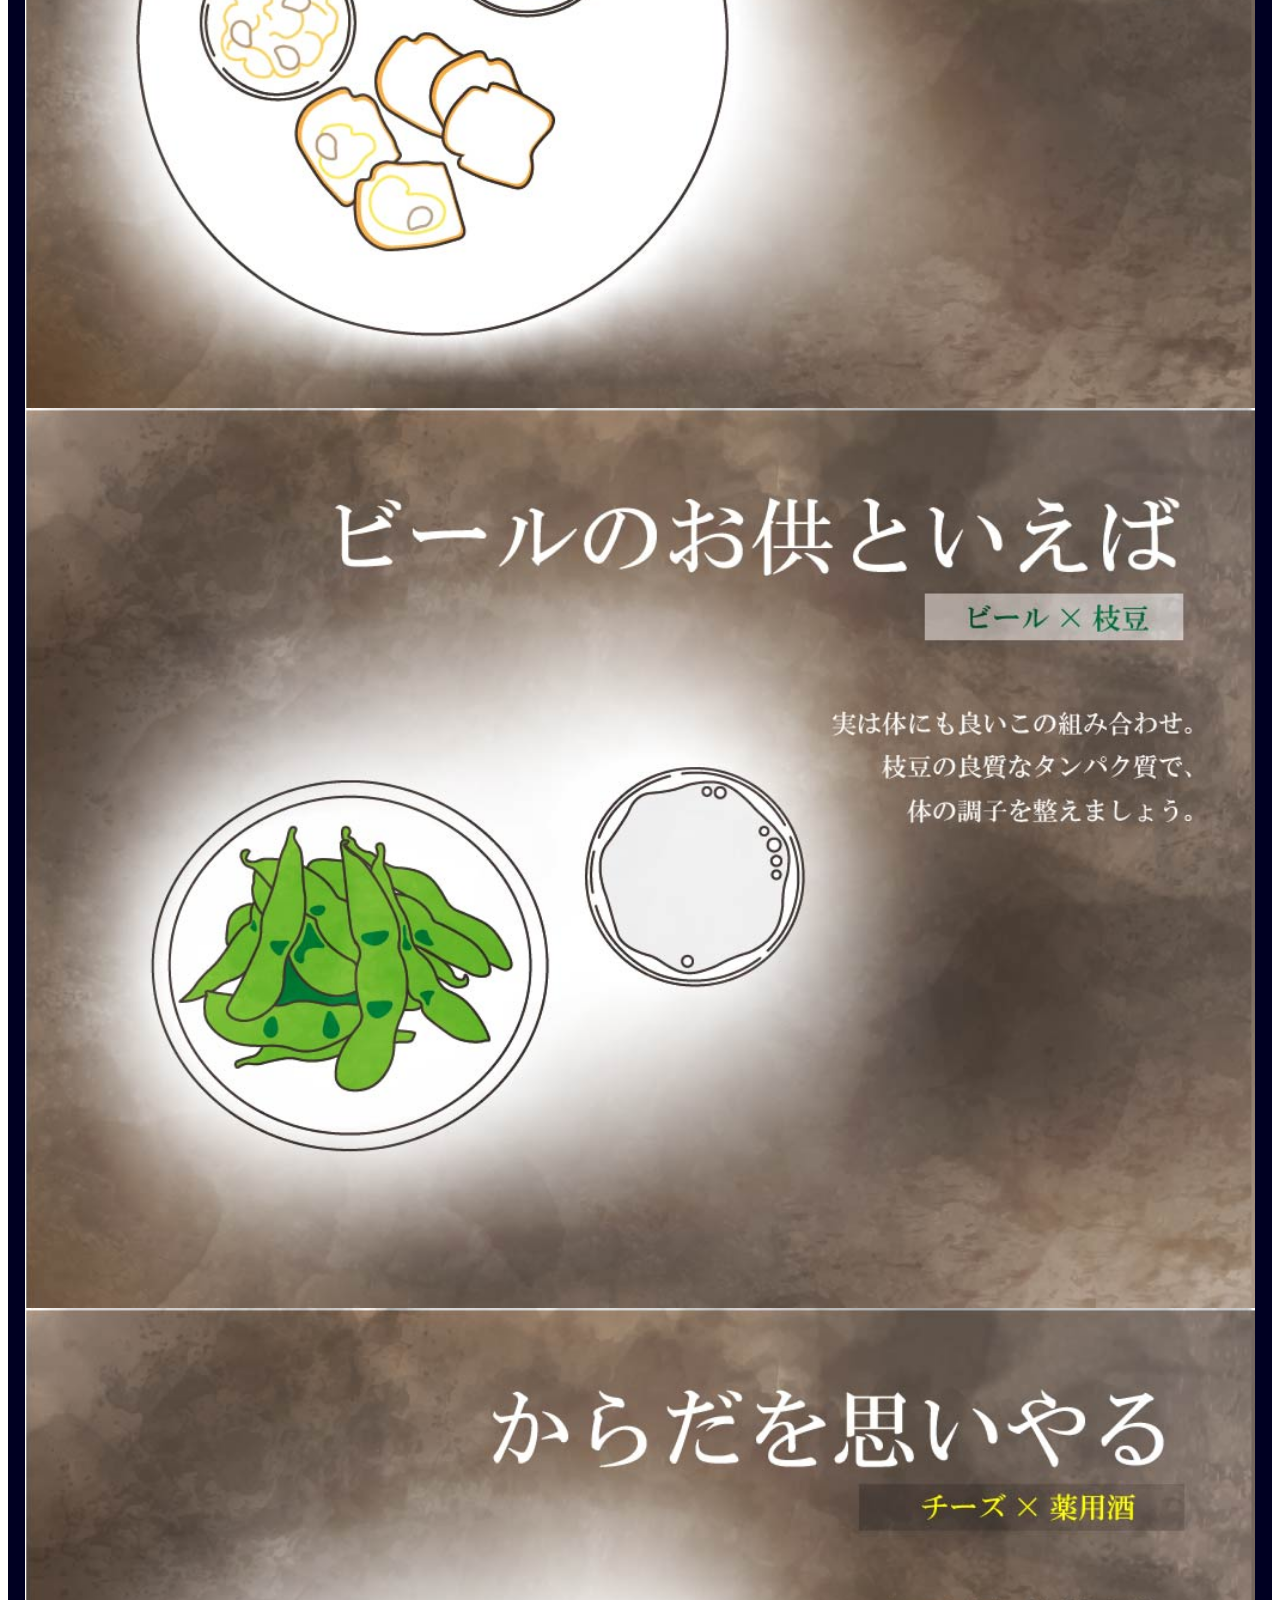
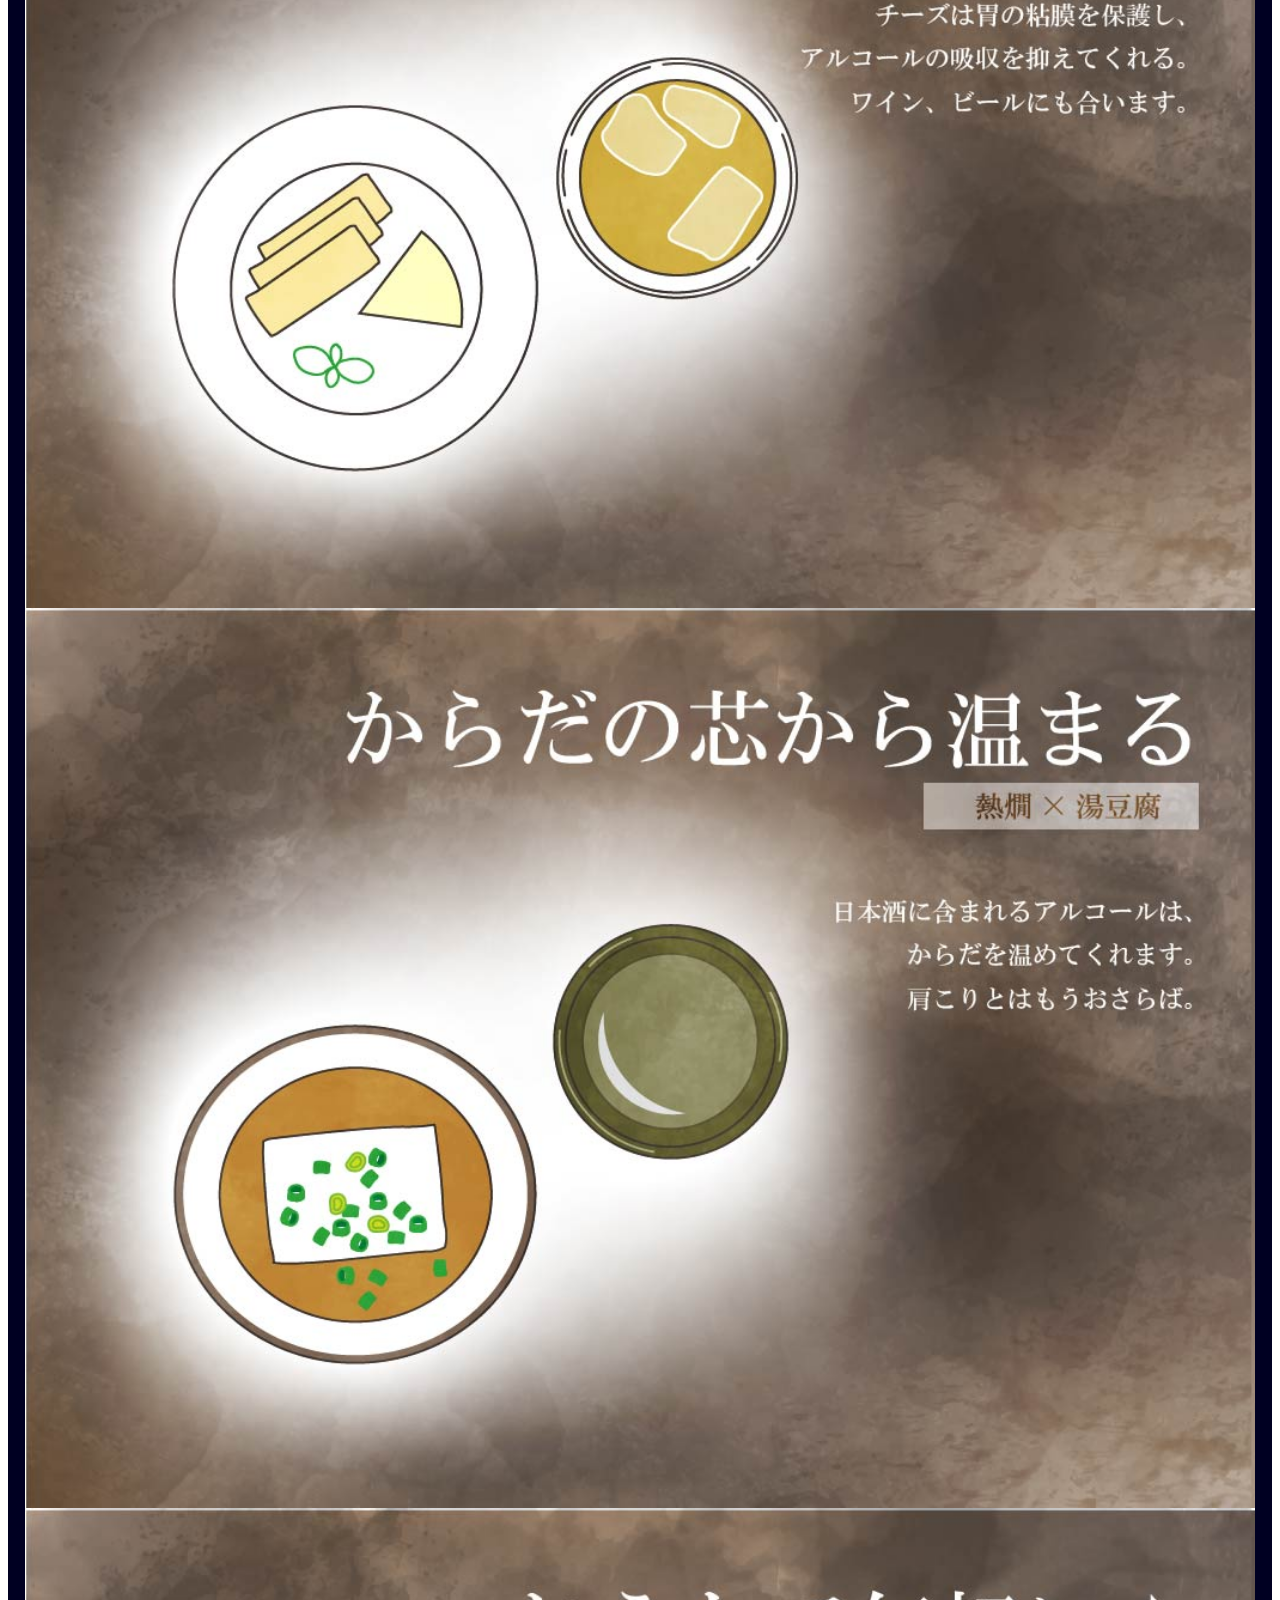
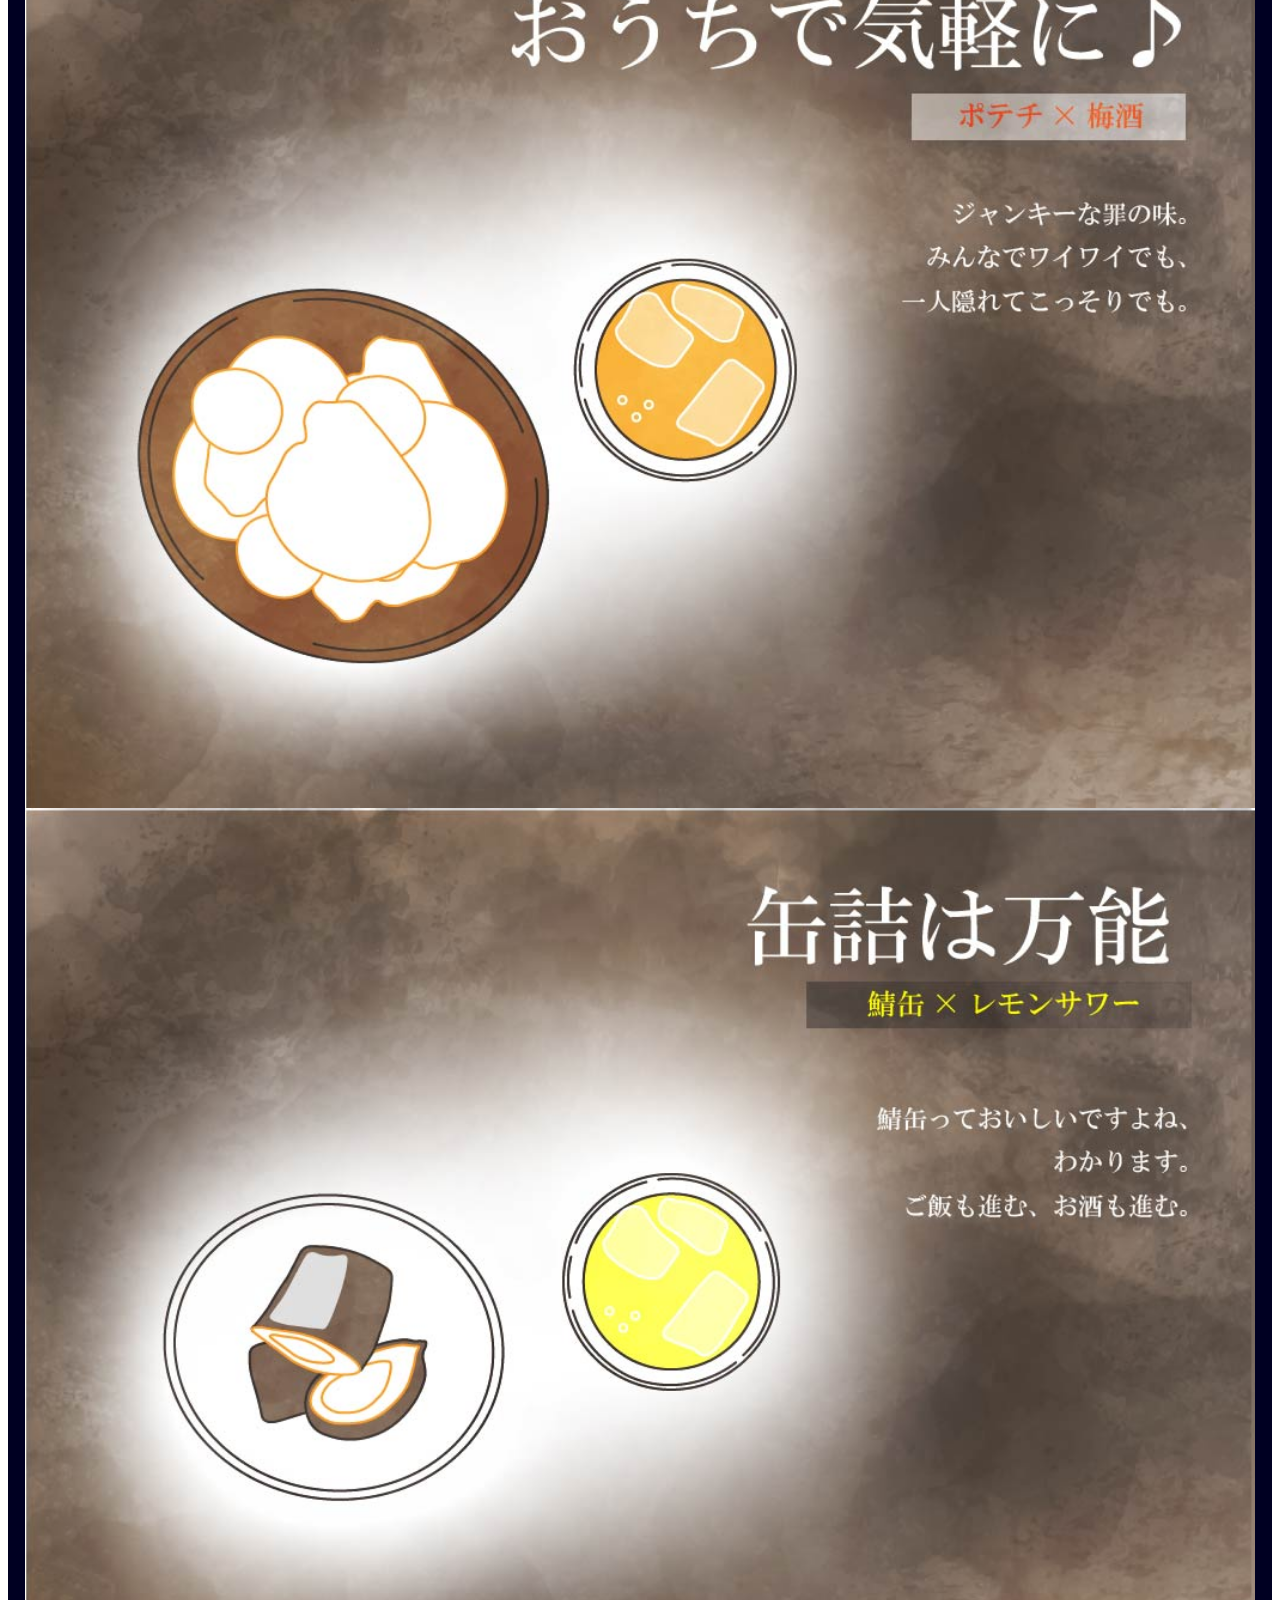
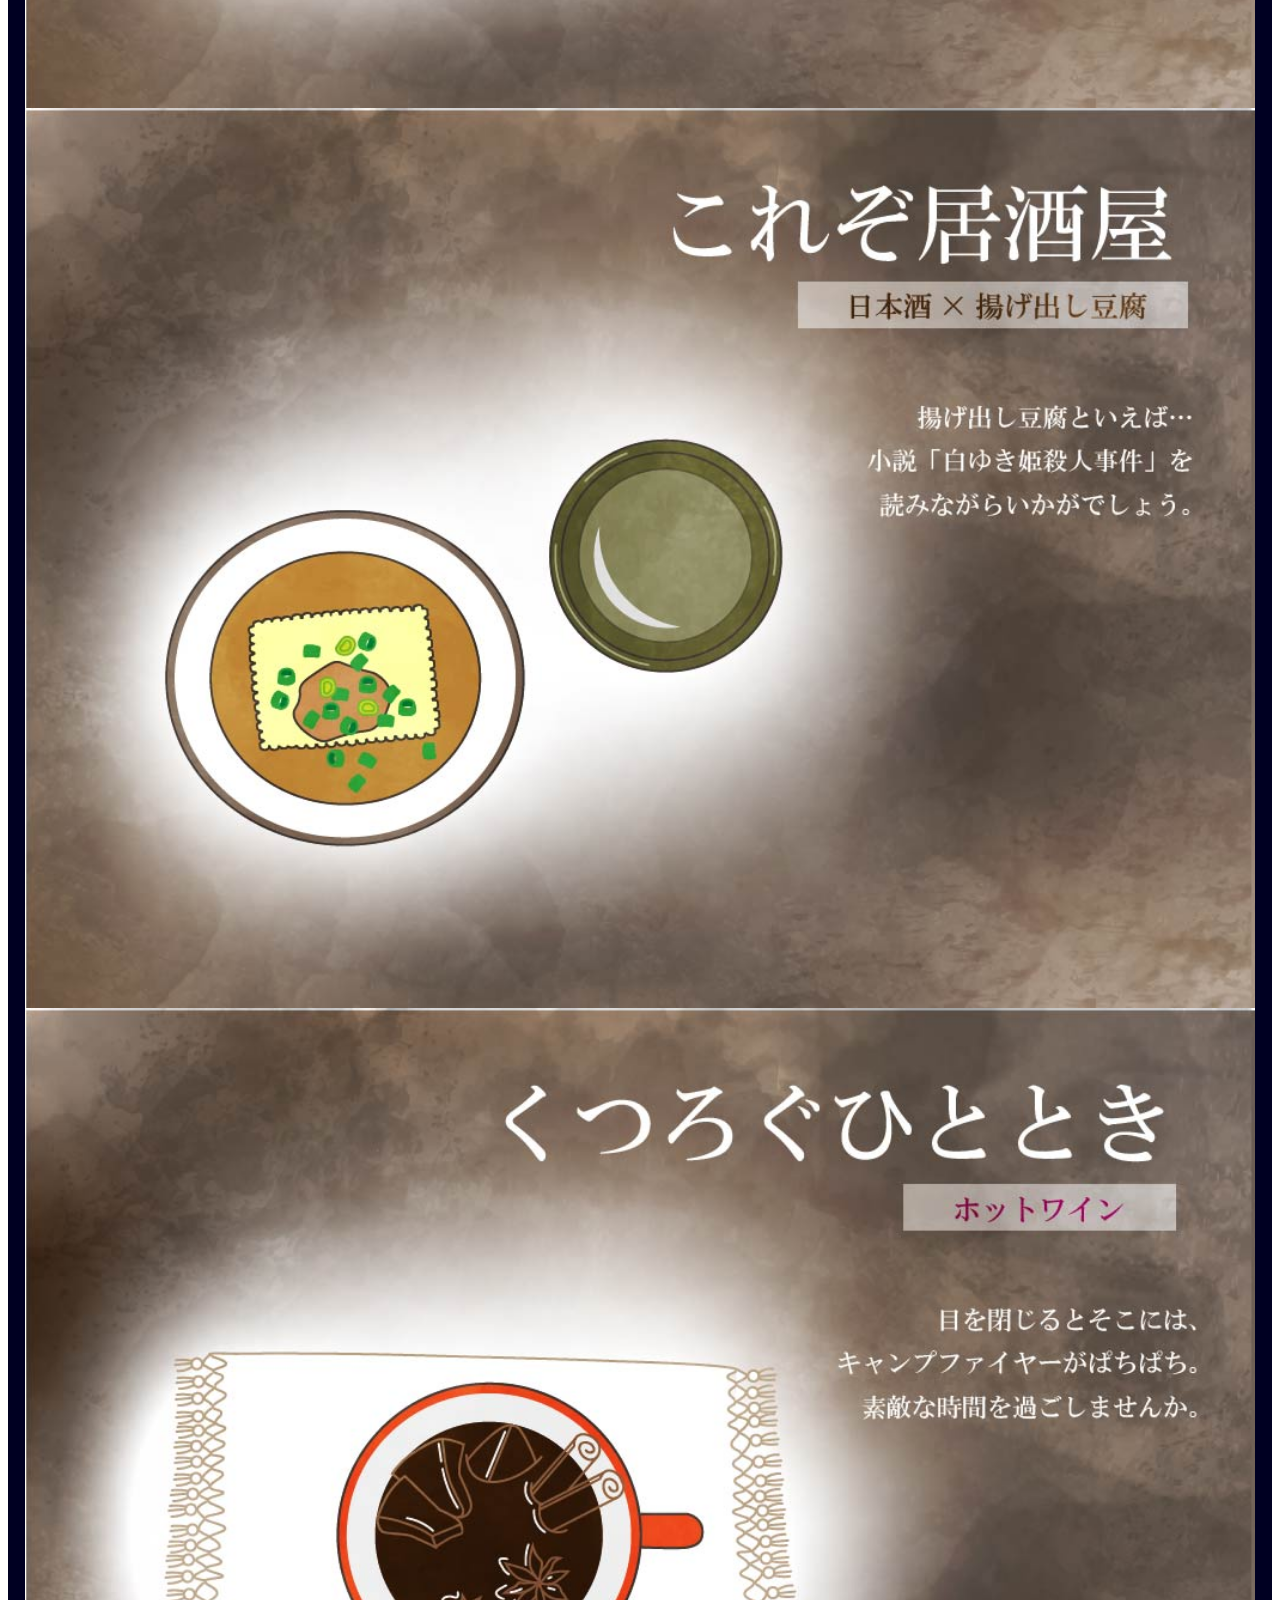
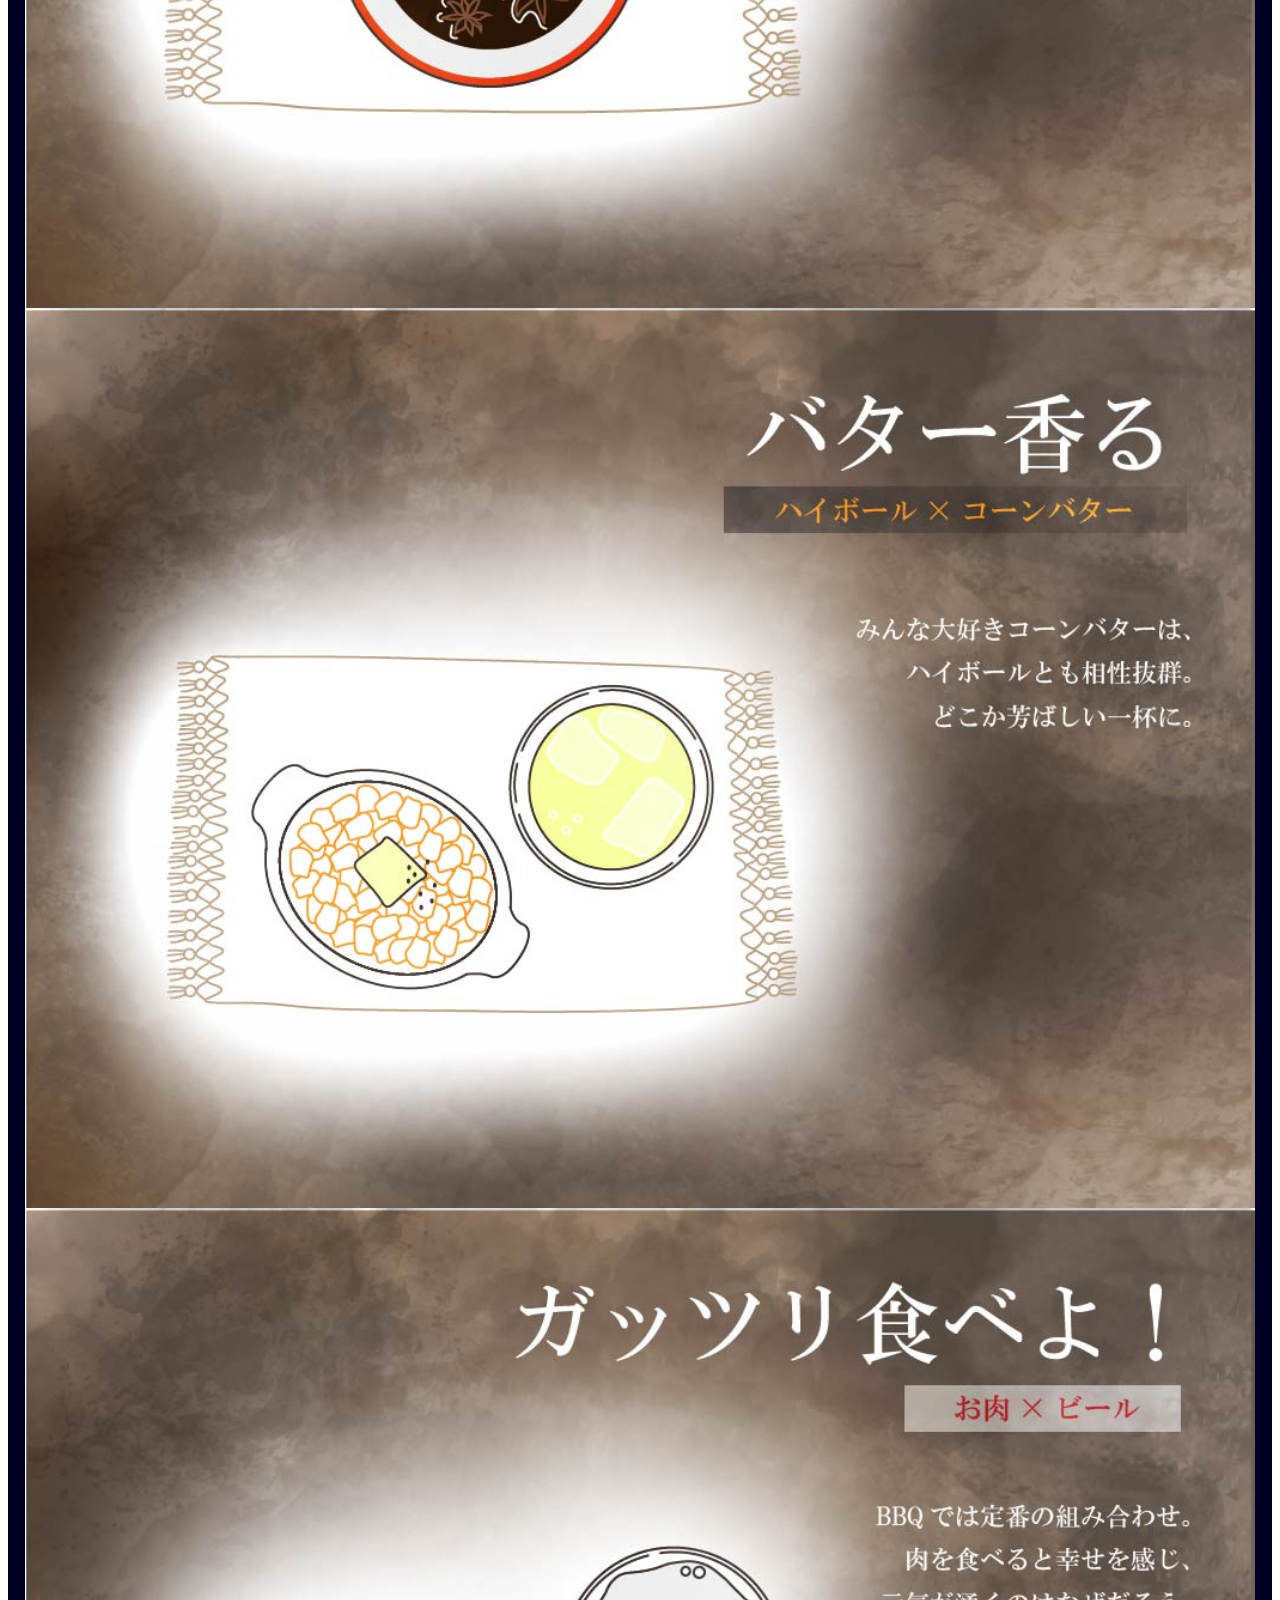
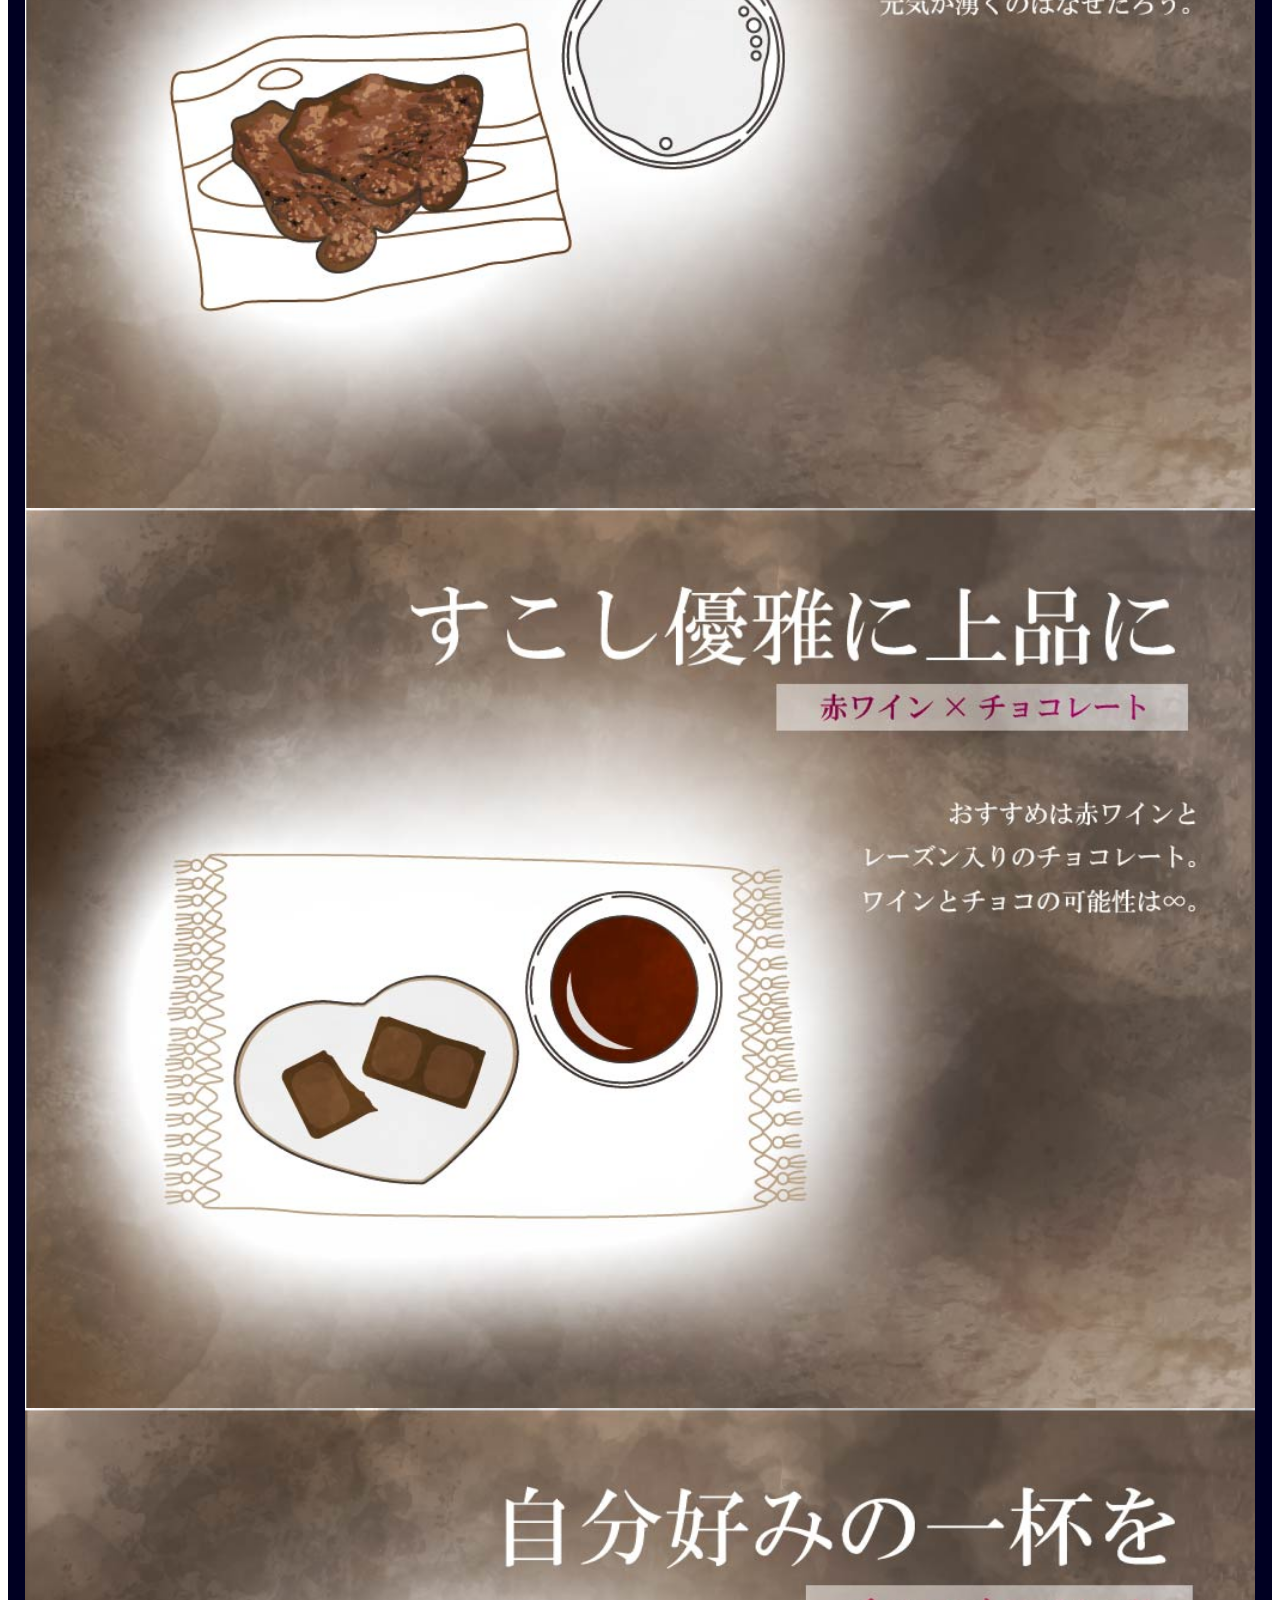
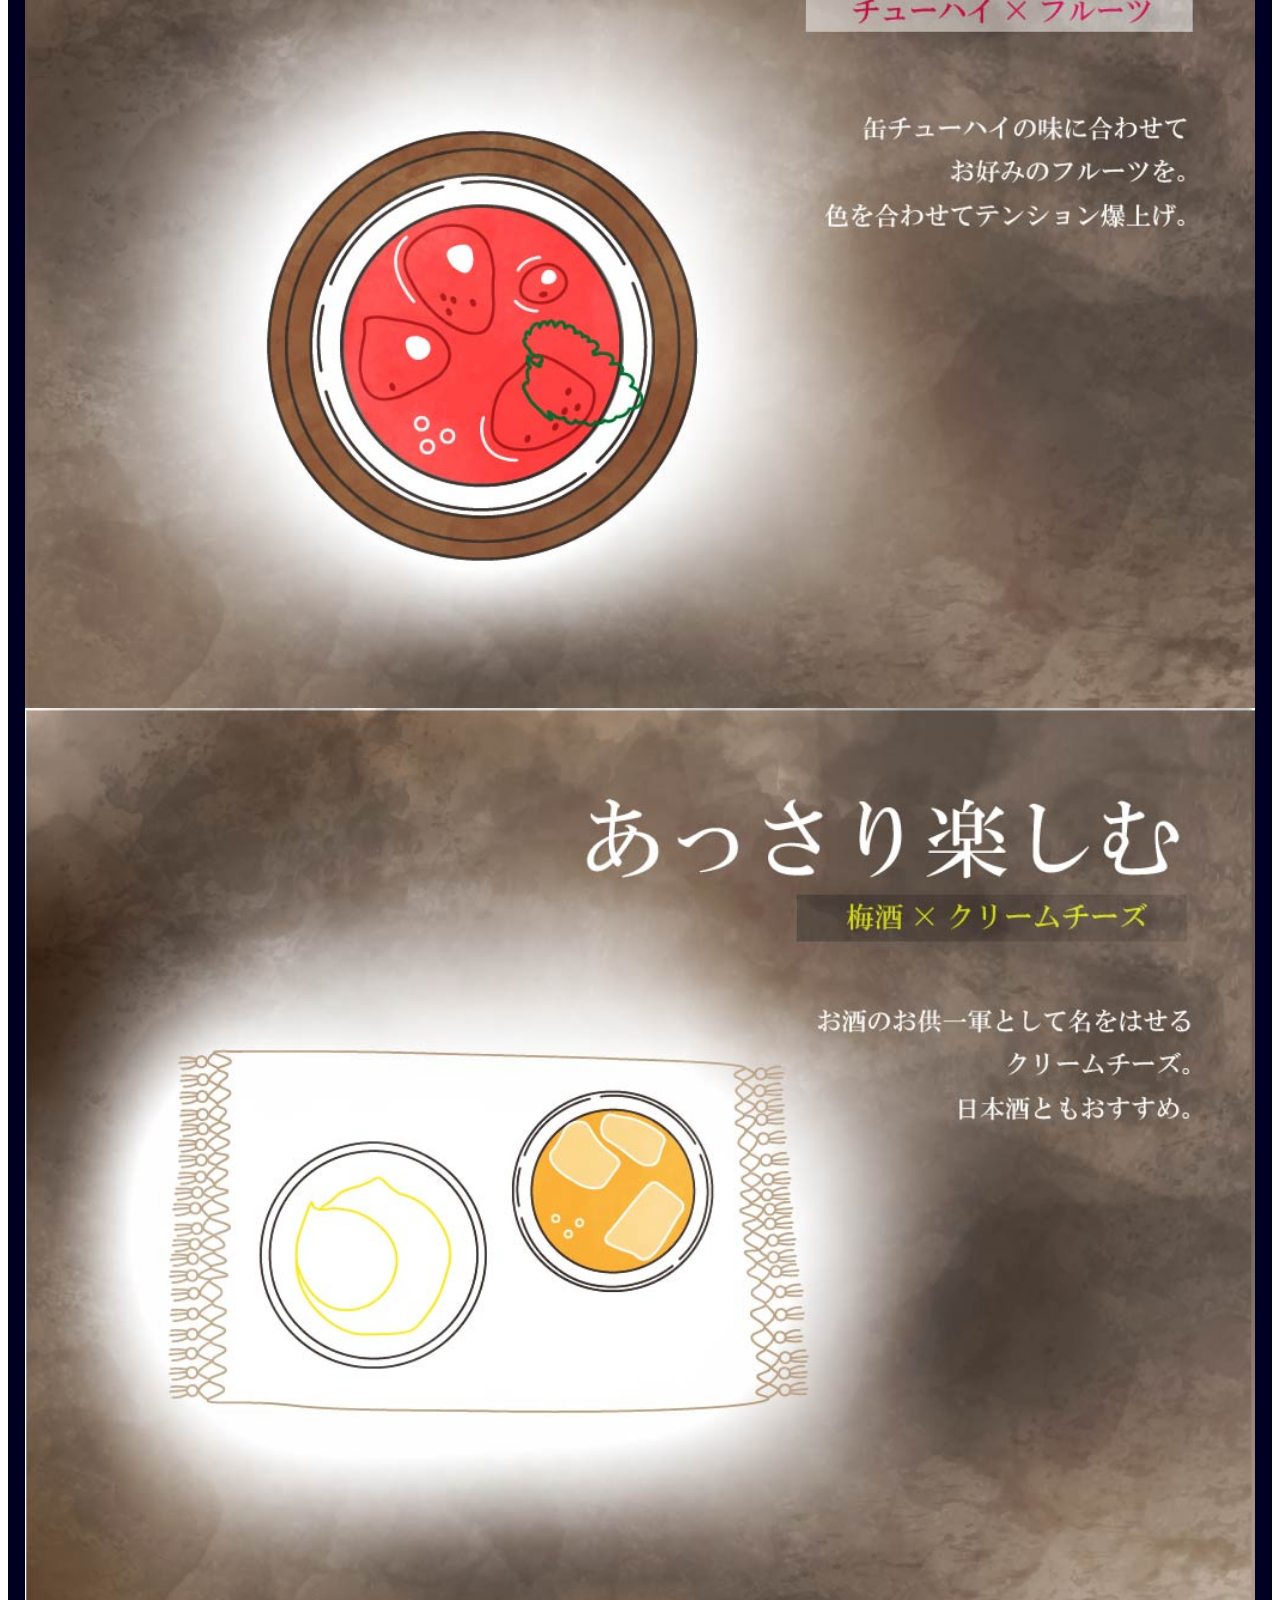
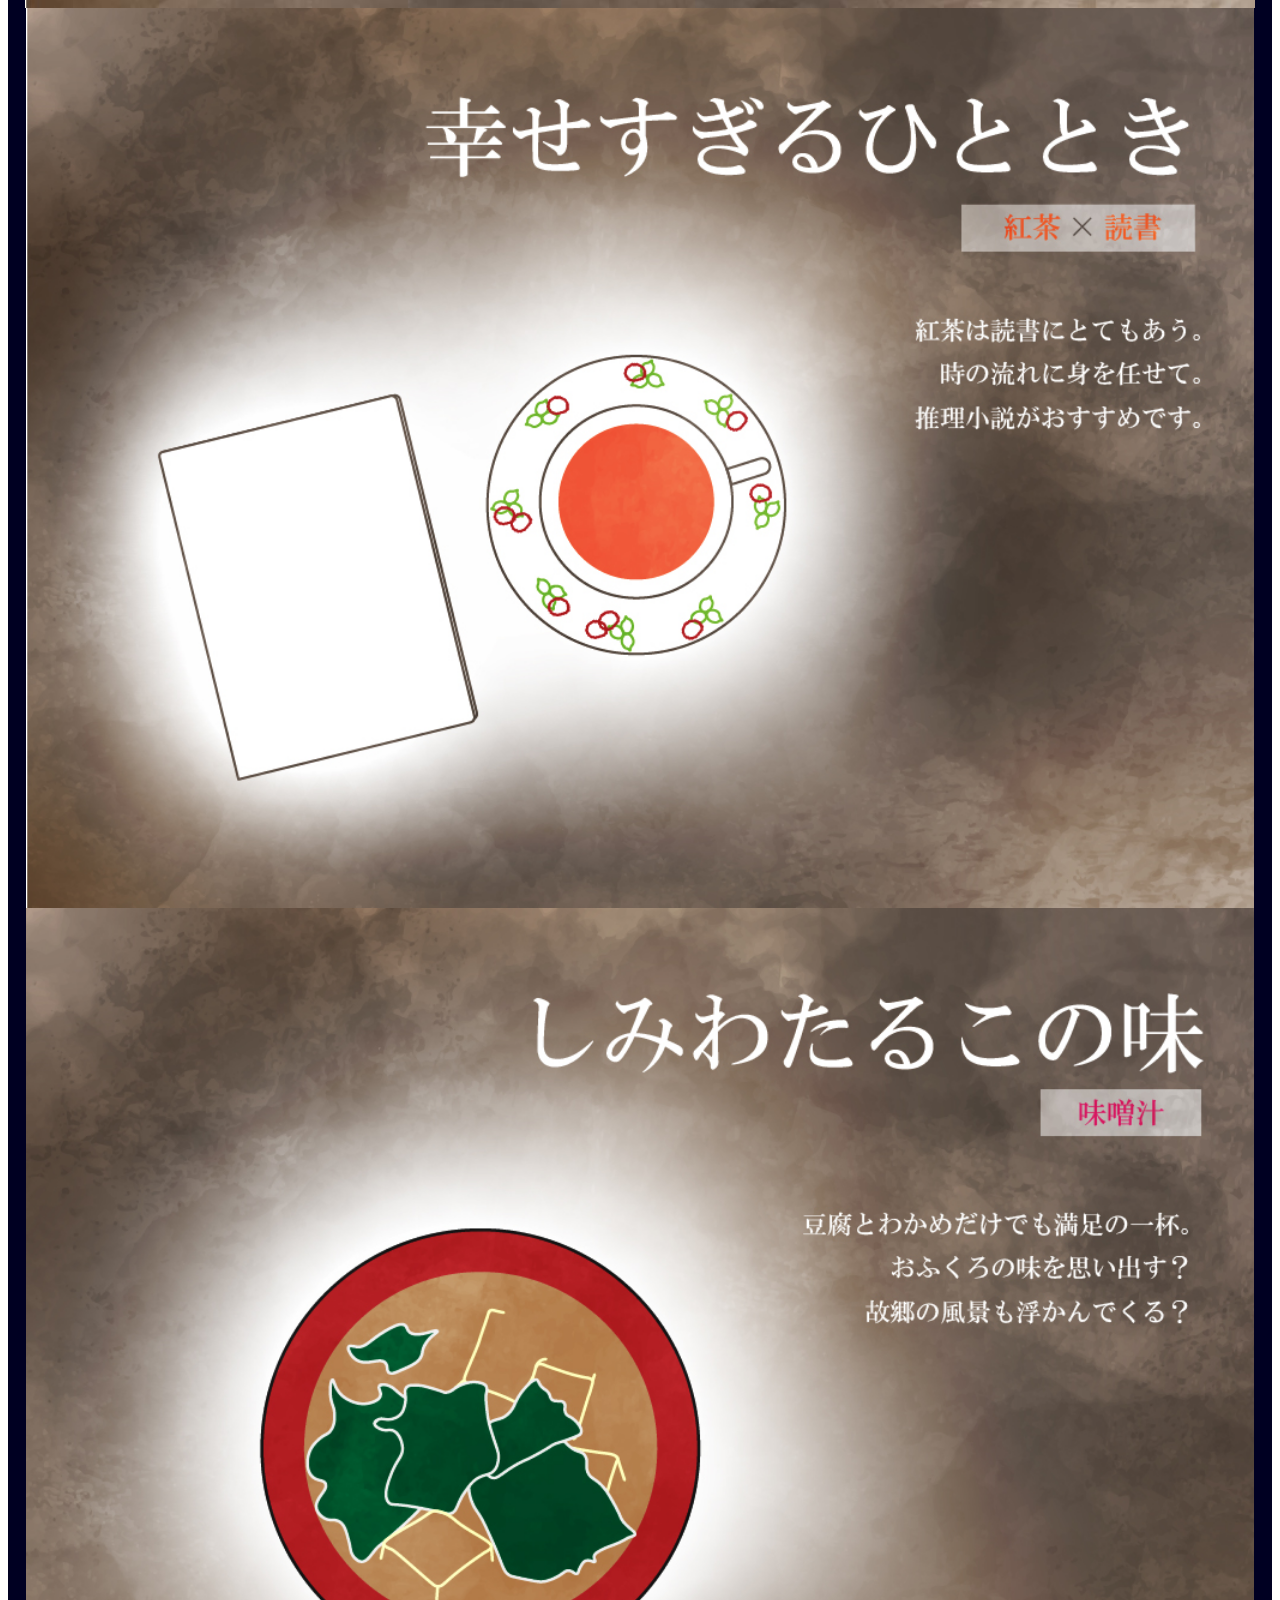
<file: 今日の酒/yopparai.html>
<!DOCTYPE html>
<html lang="ja">
<head>
    <meta charset="UTF-8">
    <title>今日のお酒</title>
    <link rel="stylesheet" href="wine.css">
</head>

<body>
<a name="pagetop"></a>

<div class="container">
    <div class="firstpageR">
        <div class="firstpage_1">
            <div class="firstpage_1_1">
            <div class="text-button1" id="text-button1"><p id="text1">余裕のあるあなたへ</p></div>
            <div class="text-button2" id="text-button2"><p id="text2">お疲れのあなたへ</p></div>
            <div class="text-button3" id="text-button3"><p id="text3">インドアなあなたへ</p></div>
            <div class="text-button4" id="text-button4"><p id="text4">アウトドアなあなたへ</p></div>
            <div class="text-button5" id="text-button5"><p id="text5">ふわり酔いたいあなたへ</p></div>
        </div>
        </div>
        <div class="firstpage_2">
            <div class="text-button6" id="text-button6"><p id="text6">本日のおすすめ</p></div>
        </div>
    </div>
</div>
<div class="contents">
    <a name="link1">
        <img src="./sake-sozai/osake1.jpeg"
             class="link1"
             style="height: 100vh"
             >
    </a>

    <a name="link2">
        <img src="./sake-sozai/osake2.jpeg"
             class="link2"
             style="height: 100vh"
             >
    </a>

    <a name="link3">
        <img src="./sake-sozai/osake3.jpeg"
             style="height: 100vh"
             class="link3"
             >
    </a>

    <a name="link4">
        <img src="sake-sozai/osake4.jpeg"
             style="height: 100vh"
             class="link4"
             >
    </a>

    <a name="link5">
        <img src="sake-sozai/osake5.jpeg"
             style="height: 100vh"
             class="link5"
             >
    </a>

    <a name="link6">
        <img src="sake-sozai/osake6.jpeg"
             style="height: 100vh"
             class="link6"
             >
    </a>

    <a name="link7">
        <img src="sake-sozai/osake7.jpeg"
             style="height: 100vh"
             class="link7"
             >
    </a>

    <a name="link8">
        <img src="sake-sozai/osake8.jpeg"
             style="height: 100vh"
             class="link8"
             >
    </a>


    <a name="link9">
        <img src="sake-sozai/osake9.jpeg"
             style="height: 100vh"
             class="link9"
             >
    </a>

    <a name="link10">
        <img src="sake-sozai/osake10.jpeg"
             style="height: 100vh"
             class="link10"
             >
    </a>

    <a name="link11">
        <img src="sake-sozai/osake11.jpeg"
             style="height: 100vh"
             class="link11"
             >
    </a>

    <a name="link12">
        <img src="sake-sozai/osake12.jpeg"
             style="height: 100vh"
             class="link12"
             >
    </a>

    <a name="link13">
        <img src="sake-sozai/osake13.jpeg"
             style="height: 100vh"
             class="link13"
             >
    </a>

    <a name="link14">
        <img src="sake-sozai/osake14.jpeg"
             style="height: 100vh"
             class="link14"
             >
    </a>

    <a name="link15">
        <img src="sake-sozai/osake15.jpeg"
             style="height: 100vh"
             class="link15"
             >
    </a>

    <a name="link16">
        <img src="sake-sozai/osake16.jpeg"
             style="height: 100vh"
             class="link16"
             >
    </a>

    <a name="link17">
        <img src="sake-sozai/osake17.jpeg"
             style="height: 100vh"
             class="link17"
             >
    </a>

    <a name="link18">
        <img src="sake-sozai/osake18.jpeg"
             style="height: 100vh"
             class="link18"
             >
    </a>

</div>

<a href="#pagetop" class="fixed_btn_first">MENU</a>
<a href="http://localhost:63342/Big-Pad-01/index.html?_ijt=9qlsgjs9u9g06j3m540h7bf7dh" class="fixed_btn_home">HOME</a>

<script type="text/javascript" src="beer.js"></script>
</body>
</html>
</file>
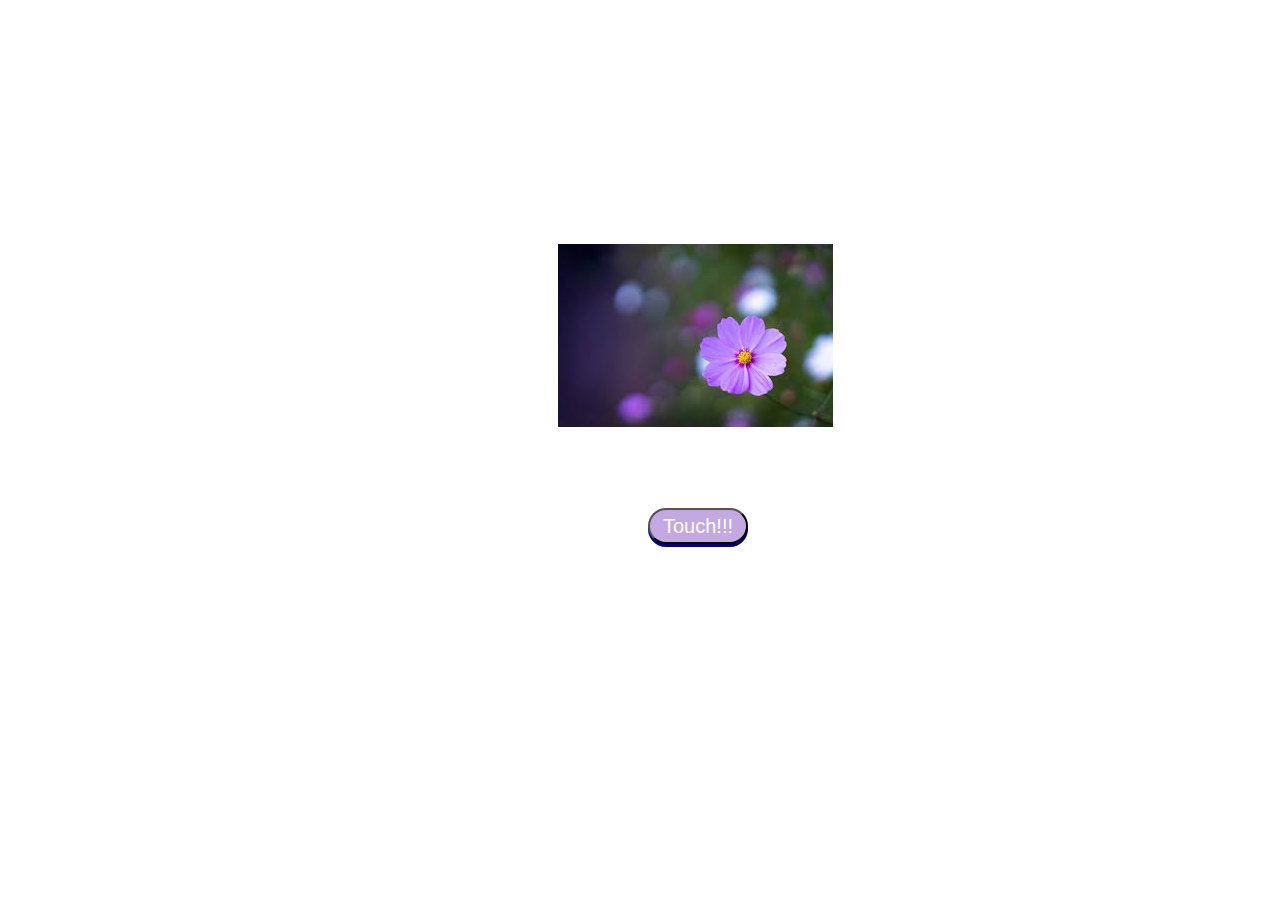
<file: 花/hana.html>
<!DOCTYPE html>
<html lang="ja">
<head>
    <meta charset="UTF-8">
    <title>Title</title>
</head>
<body>
<div class="katou" id="katou">
    <div class="nisizawa" id="nisizawa">
        <input type="button" value="Touch!!!" onclick="onClick()" id='item_1'>
    </div>
    <div class="toyonaga" >
        <img id="hanahana" alt="" src="hana-origin1.jpeg"></p>
    </div>
</div>
<script type="text/javascript" src="ohana.js"></script>
<link rel="stylesheet" href="hanatyan.css">
</body>
</html>
</file>
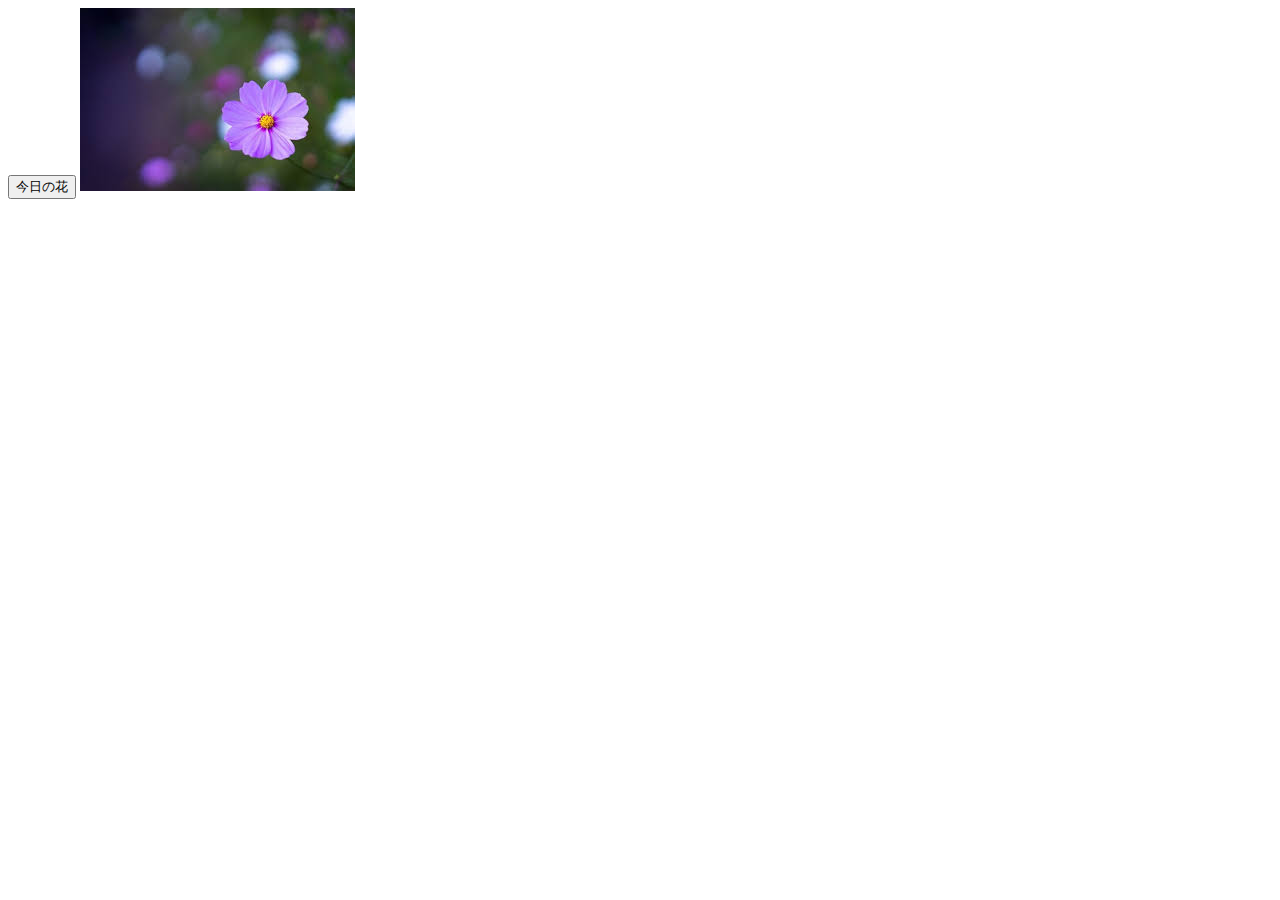
<file: 花のコピー/hana.html>
<!DOCTYPE html>
<html lang="ja">
<head>
    <meta charset="UTF-8">
    <title>ohana</title>
</head>
<body>
<input type="button" value="今日の花" onclick="onClick()" id='item_1'>
<img id="hanahana" alt="" src="hana-orign.jpeg"></p>
<script type="text/javascript" src="ohana.js"></script>
</body>
</html>
</file>
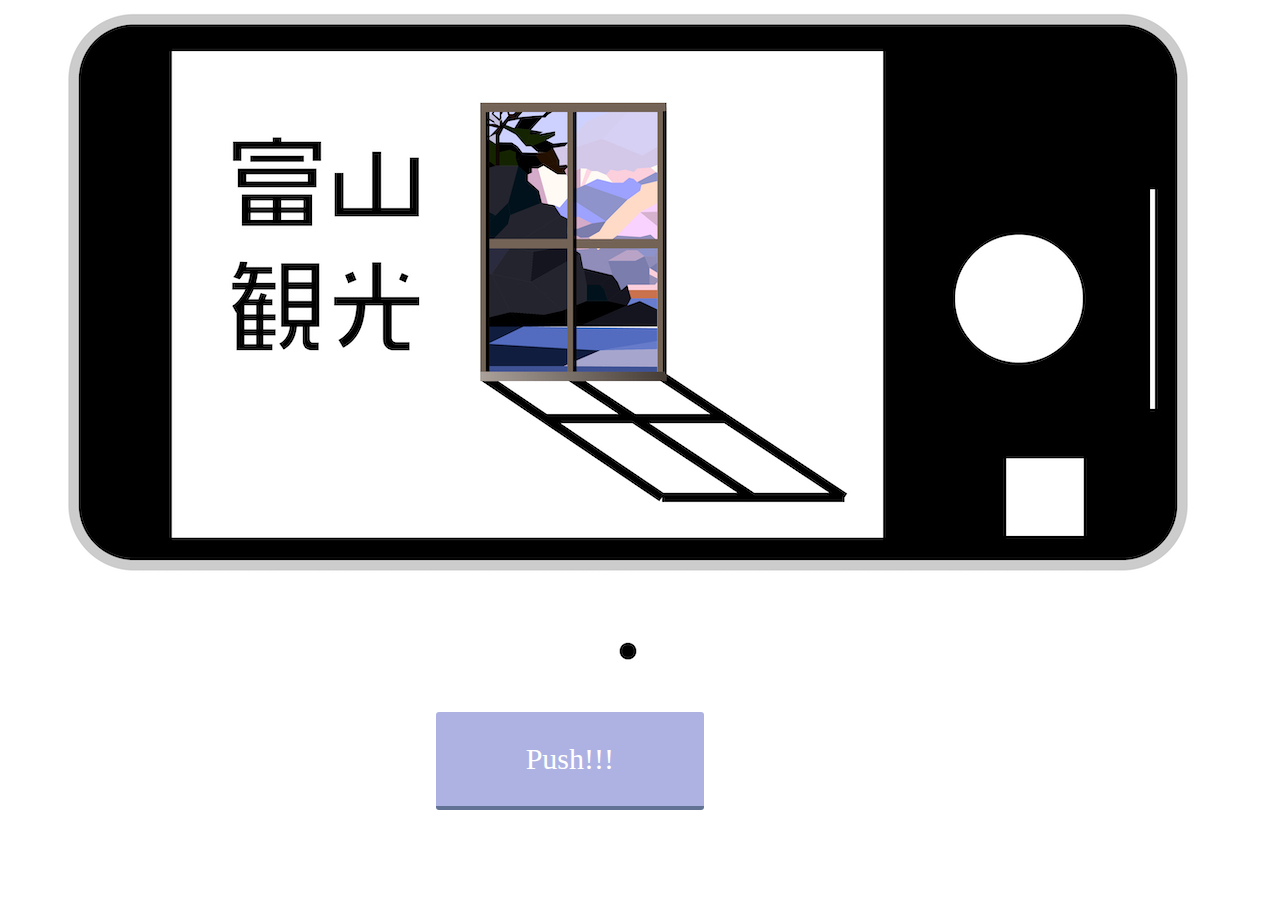
<file: 観光中間/kankou---.html>
<!DOCTYPE html>
<html lang="ja">
<head>
    <meta charset="UTF-8">
    <title>Title</title>
</head>
<body>
<div class="relative">
    <div class="yabai">
        <div class="btn-square-shadow" onClick="myRndLink()" id="botan">
            Push!!!
        </div>
    </div>

</div>
    <script type="text/javascript" src="kankou--.js"></script>
    <link rel="stylesheet" href="umiyama.css">
</body>
</html>
</file>
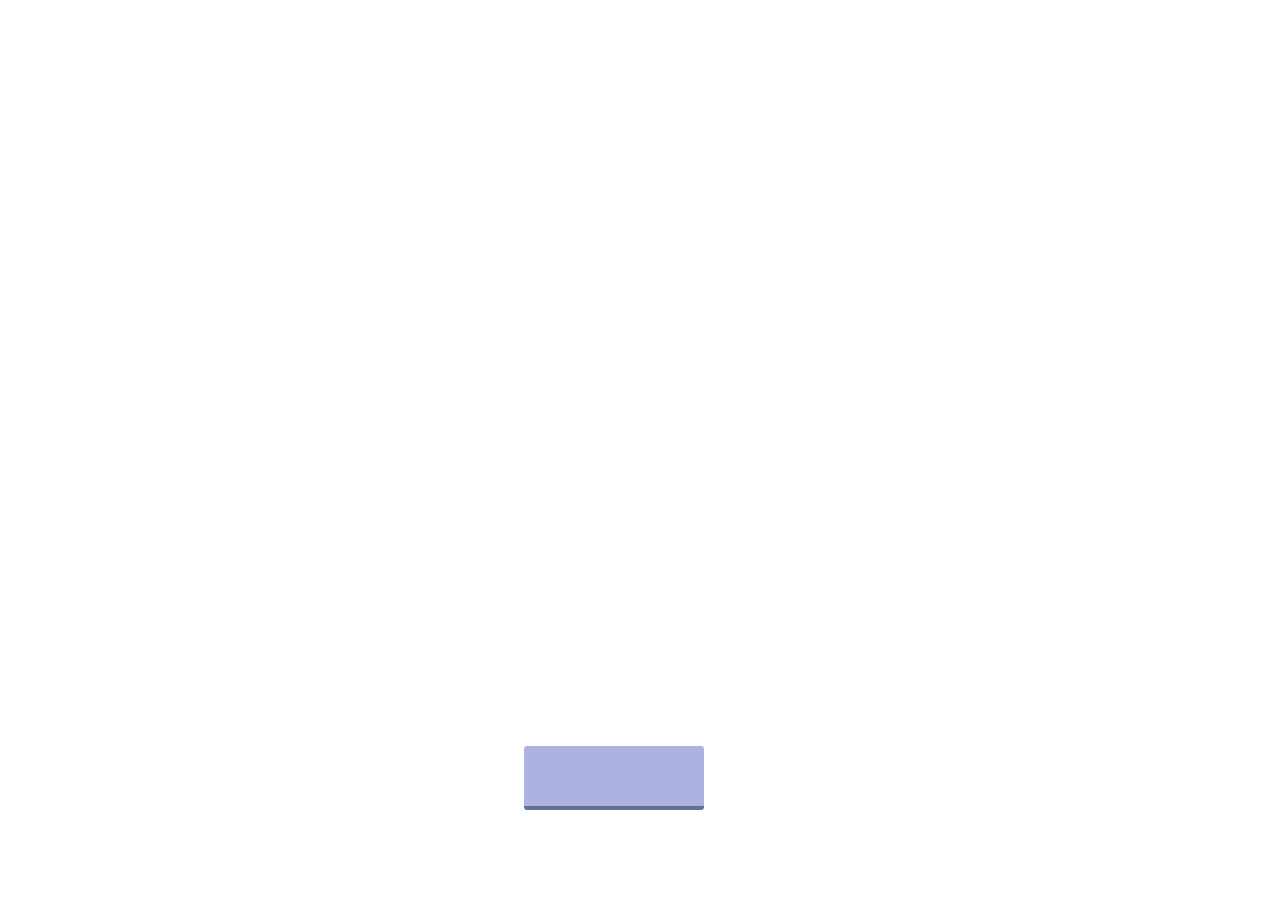
<file: 観光中間/kankou--.html>
<!DOCTYPE html>
<head>
    <meta charset="UTF-8">
    <title></title>

</head>
<body>
<div class="btn-square-shadow" onClick="onClick()" id="botan">
<script type="text/javascript" src="toyama.js"></script>
    <link rel="stylesheet" href="umiyama.css">

</div>
</body>
</html>
</file>
<file: style.css>
html,body{
    height: 100%;
    background-color: #BDCCD4;
    padding: 0;
    margin: 0;
}
* {
    box-sizing: border-box;
}
/*slotの枠線*/
#slots_a, #slots_b, #slots_c {
    margin-top: 20px;
    float: left;
    width: 192px;
    height: 96px;
    border: 2px solid;
    overflow: hidden;
    font-size: 0;
}

/*slot枠線の親要素*/
.slot-container{
    margin: 0 auto;
    width: 60%;
    position: absolute;
    left: 25%;
}
/*slotの図柄*/
.wrapper img{
    border: none;
    width: 100%;
    height: 96px;
    object-fit: contain;
    margin: 0;
}
/*slot背景*/
.slot-page{
    background-image: url("slot/images/slot-toppage.png");
    background-size: contain;
    background-repeat: no-repeat;
    background-position: center center;
    height: 100%;
}
/*startボタン*/
input[type="button"] {
    height: 10%;
    width: 18%;
    font-size: x-large;
    position: absolute;
    top: 90%;
    left: 41%;
    animation: flash 1s ease infinite alternate;
}
@keyframes flash {
    0%,100%{
        opacity: 1;
    }

    25%{
        opacity: 1;
        color:#7fff00;
    }

    50%{
        opacity: 1;
        color:#0091EA;
    }

    75%{
        opacity: 1;
        color:#ff1493;
    }
}

.main-container{
    height: 100vh;
    width: 100%;
    position: relative;
}
</file>
<file: omikuji.css>
#omikuji {
    width: 100%;
}

.button {
    text-align: center;
}

input[type="button"] {
    background-color: black;
    color: #E6E6E6;
    height: 50px;
    margin-top: -20px;
}

.fixed_btn_home {
    position: fixed;
    bottom: 10%;
    right: 3%;
    display: inline-block;
    padding: 0.5em 1em;
    text-decoration: none;
    background: #4682B4; /*ボタン色*/
    color: #4682B4; /*ボタン色と同じに*/
    box-shadow: 0px 2px 2px rgba(0, 0, 0, 0.29);
    border-bottom: solid 3px #627295;
    border-radius: 3px; /*角の丸み*/
    font-weight: bold;
    text-shadow: -1px -1px rgba(255, 255, 255, 0.44), 1px 1px rgba(0, 0, 0, 0.38);
}
</file>
<file: slot-middle.css>
.main-container{
    height: 100vh;
    width: 100%;
    position: relative;
}
.font{
    position: absolute;
    top: 35%;
    left: 31%;
    font-size: x-large;
}

.fixed_btn_home {
    position: fixed;
    bottom: 10%;
    right: 3%;
    display: inline-block;
    padding: 0.5em 1em;
    text-decoration: none;
    background: #4682B4; /*ボタン色*/
    color: #4682B4; /*ボタン色と同じに*/
    box-shadow: 0px 2px 2px rgba(0, 0, 0, 0.29);
    border-bottom: solid 3px #627295;
    border-radius: 3px; /*角の丸み*/
    font-weight: bold;
    text-shadow: -1px -1px rgba(255, 255, 255, 0.44), 1px 1px rgba(0, 0, 0, 0.38);
}
</file>
<file: hana/hanatyan.css>
.nisizawa {
    position:relative;
    left:640px;
    top:500px;
}
#item_1 {
    background-color: #c3a8e1;
    box-shadow: 0px 3px #000080;
    width: 100px;
    text-align: center;
    cursor: pointer;
    color: white;
    font-size: 20px;
    line-height: 30px;
    border-radius: 50px;
}

#item_1:active {
    box-shadow: none;
    position: relative;
    top: 3px;
}

.fixed_btn_home {
    position: fixed;
    bottom: 10%;
    right: 3%;
    display: inline-block;
    padding: 0.5em 1em;
    text-decoration: none;
    background: #4682B4; /*ボタン色*/
    color: #4682B4; /*ボタン色と同じに*/
    box-shadow: 0px 2px 2px rgba(0, 0, 0, 0.29);
    border-bottom: solid 3px #627295;
    border-radius: 3px; /*角の丸み*/
    font-weight: bold;
    text-shadow: -1px -1px rgba(255, 255, 255, 0.44), 1px 1px rgba(0, 0, 0, 0.38);
}
</file>
<file: kankou/umiyama.css>
.yabai {
    height: 100vh;
    width: 100%;
}

.btn-square-shadow {
    display: inline-block;
    padding: 1.5% 2.3%;
    text-decoration: none;
    background: #668ad8; /*ボタン色*/
    color: #FFF;
    border-bottom: solid 4px #627295;
    border-radius: 3px;
    position: absolute;
    left: 44%;
    top: 87%;
    font-size: 28px;
}

.btn-square-shadow:active {
    /*ボタンを押したとき*/
    -webkit-transform: translateY(4px);
    transform: translateY(4px); /*下に動く*/
    box-shadow: 0 0 1px rgba(0, 0, 0, 0.2); /*影を小さく*/
    border-bottom: none;
}

.nameko {
    height: 82%;
    width: 82%;
    display: block;
    margin-left: auto;
    margin-right: auto;
}

.fixed_btn_home {
    position: fixed;
    bottom: 10%;
    right: 3%;
    display: inline-block;
    padding: 0.5em 1em;
    text-decoration: none;
    background: #4682B4; /*ボタン色*/
    color: #4682B4; /*ボタン色と同じに*/
    box-shadow: 0px 2px 2px rgba(0, 0, 0, 0.29);
    border-bottom: solid 3px #627295;
    border-radius: 3px; /*角の丸み*/
    font-weight: bold;
    text-shadow: -1px -1px rgba(255, 255, 255, 0.44), 1px 1px rgba(0, 0, 0, 0.38);
}
</file>
<file: osake/wine.css>
.fixed_btn_first {
    position: fixed;
    bottom: 10%;
    right: 3%;
    display: inline-block;
    padding: 0.5em 1em;
    text-decoration: none;
    background: #4682B4; /*ボタン色*/
    color: #4682B4; /*ボタン色と同じに*/
    box-shadow: 0px 2px 2px rgba(0, 0, 0, 0.29);
    border-bottom: solid 3px #627295;
    border-radius: 3px; /*角の丸み*/
    font-weight: bold;
    text-shadow: -1px -1px rgba(255, 255, 255, 0.44), 1px 1px rgba(0, 0, 0, 0.38);
}

.fixed_btn_first:active {
    /*ボタンを押したとき*/
    -webkit-transform: translateY(4px);
    transform: translateY(4px);
    box-shadow: 0px 0px 1px rgba(0, 0, 0, 0.2);
    border-bottom: none;
}

.fixed_btn_home {
    display: inline-block;
    position: fixed;
    bottom: 2%;
    right: 3%;
    padding: 0.5em 1em;
    text-decoration: none;
    background: #4682B4; /*ボタン色*/
    color: #4682B4; /*ボタン色と同じに*/
    box-shadow: 0px 2px 2px rgba(0, 0, 0, 0.29);
    border-bottom: solid 3px #627295;
    border-radius: 3px; /*角の丸み*/
    font-weight: bold;
    text-shadow: -1px -1px rgba(255, 255, 255, 0.44), 1px 1px rgba(0, 0, 0, 0.38);
}

.fixed_btn_home:active {
    /*ボタンを押したとき*/
    -webkit-transform: translateY(4px);
    transform: translateY(4px);
    box-shadow: 0px 0px 1px rgba(0, 0, 0, 0.2);
    border-bottom: none;
}

.firstpage_1 {
    display: flex;
    flex-direction: column;
    float: left;
    height: 100vh;
    width: 50%;
}

.firstpage_1_1 {
    top: 40%;
    left: 28%;
    position: absolute;
}

.firstpage_2 {
    display: flex;
    flex-direction: column;
    height: 100vh;
    width: 50%;
    float: right;
    align-items: center;
    justify-content: center;
}

.firstpageR {
    background: url("sake-sozai/menu");
    min-height: 100vh;
    width: 100%;
    background-position: center center;
    background-repeat: no-repeat;
    background-size: auto 100%;
}

.text-button1 {
    color: #9999FF;
    border-bottom: double #9999FF;
}

.text-button2 {
    color: #9999FF;
    border-bottom: double #9999FF;
}

.text-button3 {
    color: #9999FF;
    border-bottom: double #9999FF;
}

.text-button4 {
    color: #9999FF; /*文字色*/
    border-bottom: double #9999FF;
}

.text-button5 {
    color: #9999FF;
    border-bottom: double #9999FF;
}

.text-button6 {
    color: #9999FF;
    margin-top: 60%;
    margin-right: 28%;
    border-bottom: double #9999FF;
}

.container {
    background-color: #000022;
}

.contents{
    background-color: #000022;
}

.link1{
    display: block;
    margin: auto;
}

.link2{
    display: block;
    margin: auto;
}

.link3{
    display: block;
    margin: auto;
}

.link4{
    display: block;
    margin: auto;
}

.link5{
    display: block;
    margin: auto;
}

.link6{
    display: block;
    margin: auto;
}

.link7{
    display: block;
    margin: auto;
}

.link8{
    display: block;
    margin: auto;
}

.link9{
    display: block;
    margin: auto;
}

.link10{
    display: block;
    margin: auto;
}

.link11{
    display: block;
    margin: auto;
}

.link12{
    display: block;
    margin: auto;
}

.link13{
    display: block;
    margin: auto;
}

.link14{
    display: block;
    margin: auto;
}

.link15{
    display: block;
    margin: auto;
}

.link16{
    display: block;
    margin: auto;
}

.link17{
    display: block;
    margin: auto;
}

.link18{
    display: block;
    margin: auto;
}
</file>
<file: 今日の酒/wine.css>
.fixed_btn_first {
    position: fixed;
    bottom: 10%;
    right: 3%;
    display: inline-block;
    padding: 0.5em 1em;
    text-decoration: none;
    background: #4682B4; /*ボタン色*/
    color: #4682B4; /*ボタン色と同じに*/
    box-shadow: 0px 2px 2px rgba(0, 0, 0, 0.29);
    border-bottom: solid 3px #627295;
    border-radius: 3px; /*角の丸み*/
    font-weight: bold;
    text-shadow: -1px -1px rgba(255, 255, 255, 0.44), 1px 1px rgba(0, 0, 0, 0.38);
}

.fixed_btn_first:active {
    /*ボタンを押したとき*/
    -webkit-transform: translateY(4px);
    transform: translateY(4px);
    box-shadow: 0px 0px 1px rgba(0, 0, 0, 0.2);
    border-bottom: none;
}

.fixed_btn_home {
    display: inline-block;
    position: fixed;
    bottom: 2%;
    right: 3%;
    padding: 0.5em 1em;
    text-decoration: none;
    background: #4682B4; /*ボタン色*/
    color: #4682B4; /*ボタン色と同じに*/
    box-shadow: 0px 2px 2px rgba(0, 0, 0, 0.29);
    border-bottom: solid 3px #627295;
    border-radius: 3px; /*角の丸み*/
    font-weight: bold;
    text-shadow: -1px -1px rgba(255, 255, 255, 0.44), 1px 1px rgba(0, 0, 0, 0.38);
}

.fixed_btn_home:active {
    /*ボタンを押したとき*/
    -webkit-transform: translateY(4px);
    transform: translateY(4px);
    box-shadow: 0px 0px 1px rgba(0, 0, 0, 0.2);
    border-bottom: none;
}

.firstpage_1 {
    display: flex;
    flex-direction: column;
    float: left;
    height: 100vh;
    width: 50%;
}

.firstpage_1_1 {
    top: 40%;
    left: 28%;
    position: absolute;
}

.firstpage_2 {
    display: flex;
    flex-direction: column;
    height: 100vh;
    width: 50%;
    float: right;
    align-items: center;
    justify-content: center;
}

.firstpageR {
    background: url("sake-sozai/menu-.jpg");
    min-height: 100vh;
    width: 100%;
    background-position: center center;
    background-repeat: no-repeat;
    background-size: auto 100%;
}

.text-button1 {
    color: #9999FF;
    border-bottom: double #9999FF;
}

.text-button2 {
    color: #9999FF;
    border-bottom: double #9999FF;
}

.text-button3 {
    color: #9999FF;
    border-bottom: double #9999FF;
}

.text-button4 {
    color: #9999FF; /*文字色*/
    border-bottom: double #9999FF;
}

.text-button5 {
    color: #9999FF;
    border-bottom: double #9999FF;
}

.text-button6 {
    color: #9999FF;
    margin-top: 60%;
    margin-right: 28%;
    border-bottom: double #9999FF;
}

.container {
    background-color: #000022;
}

.contents{
    background-color: #000022;
}

.link1{
    display: block;
    margin: auto;
}

.link2{
    display: block;
    margin: auto;
}

.link3{
    display: block;
    margin: auto;
}

.link4{
    display: block;
    margin: auto;
}

.link5{
    display: block;
    margin: auto;
}

.link6{
    display: block;
    margin: auto;
}

.link7{
    display: block;
    margin: auto;
}

.link8{
    display: block;
    margin: auto;
}

.link9{
    display: block;
    margin: auto;
}

.link10{
    display: block;
    margin: auto;
}

.link11{
    display: block;
    margin: auto;
}

.link12{
    display: block;
    margin: auto;
}

.link13{
    display: block;
    margin: auto;
}

.link14{
    display: block;
    margin: auto;
}

.link15{
    display: block;
    margin: auto;
}

.link16{
    display: block;
    margin: auto;
}

.link17{
    display: block;
    margin: auto;
}

.link18{
    display: block;
    margin: auto;
}
</file>
<file: 花/hanatyan.css>
.nisizawa {
    position:relative;
    left:640px;
    top:500px;
}
#item_1 {
    background-color: #c3a8e1;
    box-shadow: 0px 3px #000080;
    width: 100px;
    text-align: center;
    cursor: pointer;
    color: white;
    font-size: 20px;
    line-height: 30px;
    border-radius: 50px;
}

#item_1:active {
    box-shadow: none;
    position: relative;
    top: 3px;
}
</file>
<file: 観光中間/umiyama.css>
.yabai {
    width:1240px;
    height: 720px;
    background-image:url("kankou11.jpg");
    background-size: cover;
    background-position: center;
    background-color: #627295;
}

.btn-square-shadow {
    display: inline-block;
    padding: 1em 3em;
    text-decoration: none;
    background: #adb2E3;
    color: #FFF;
    border-bottom: solid 4px #627295;
    border-radius: 3px;
    position: absolute;
    right: 45%;
    bottom: 10%;
    font-size: 30px;

}

.btn-square-shadow:active {
    -webkit-transform: translateY(4px);
    transform: translateY(4px);
    box-shadow: 0 0 1px rgba(0, 0, 0, 0.2);
    border-bottom: none;
}
</file>
